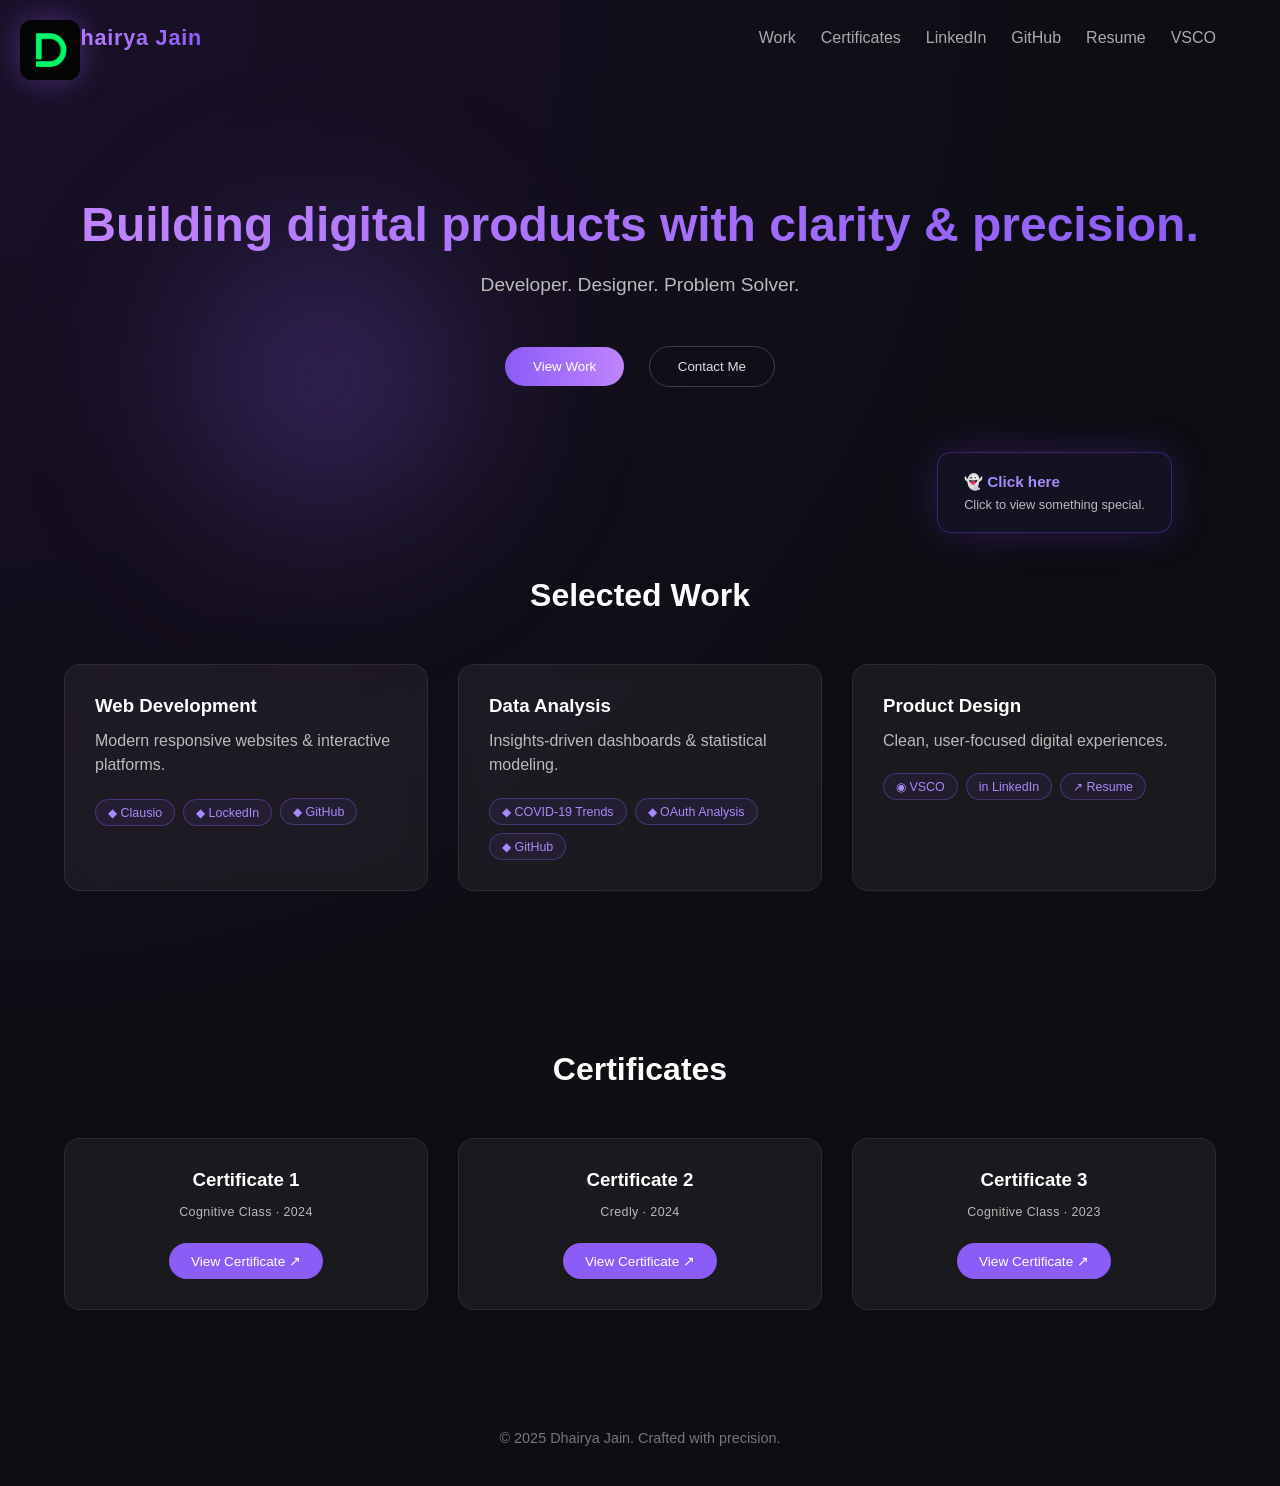
<file: index.html>
<!DOCTYPE html>
<html lang="en">
<head>
  <meta charset="UTF-8" />
  <meta name="viewport" content="width=device-width, initial-scale=1.0"/>
  <title>Dhairya Jain | Digital Product Engineer</title>
  <link rel="icon" href="image.png" type="image/png" />
  <style>
    * {
      margin: 0;
      padding: 0;
      box-sizing: border-box;
      font-family: -apple-system, BlinkMacSystemFont, "Segoe UI", Roboto, sans-serif;
    }

    body {
      background: radial-gradient(circle at top left, #1a1028, #0d0d12 60%);
      color: #fff;
      overflow-x: hidden;
    }

    .bg-blob {
      position: fixed;
      width: 400px;
      height: 400px;
      background: radial-gradient(circle, rgba(139,92,246,0.4), transparent 70%);
      top: 20%;
      left: 10%;
      filter: blur(80px);
      z-index: -1;
      animation: floatBlob 8s ease-in-out infinite;
    }

    @keyframes floatBlob {
      0%,100% { transform: translateY(0px) scale(1); }
      50% { transform: translateY(-30px) scale(1.1); }
    }

    .card {
      transform-style: preserve-3d;
      transition: transform 0.2s ease, box-shadow 0.2s ease;
    }

    .card:hover {
      box-shadow: 0 25px 50px rgba(0,0,0,0.5);
    }

    .container {
      width: 90%;
      max-width: 1200px;
      margin: auto;
    }

    nav {
      display: flex;
      justify-content: space-between;
      align-items: center;
      padding: 25px 0;
      width: 100%;
    }

    .nav-left {
      font-weight: 800;
      font-size: 1.35rem;
      letter-spacing: 0.8px;
    }

    .nav-name {
      background: linear-gradient(90deg, #c084fc, #8b5cf6);
      -webkit-background-clip: text;
      -webkit-text-fill-color: transparent;
    }

    .nav-right { display: flex; align-items: center; }

    nav a {
      color: #aaa;
      text-decoration: none;
      margin-left: 25px;
      transition: 0.3s;
    }

    nav a:hover { color: #fff; }

    #floatingLogo {
      position: fixed;
      top: 20px;
      left: 20px;
      width: 60px;
      height: 60px;
      object-fit: contain;
      border-radius: 12px;
      z-index: 1500;
      cursor: pointer;
      transition: transform 0.3s ease;
      box-shadow: 0 0 30px rgba(139,92,246,0.4);
    }

    #floatingLogo:hover { transform: scale(1.15); }

    .hero {
      text-align: center;
      padding: 120px 0 100px;
    }

    .hero h1 {
      font-size: 3rem;
      font-weight: 700;
      line-height: 1.2;
      background: linear-gradient(90deg, #c084fc, #8b5cf6);
      -webkit-background-clip: text;
      -webkit-text-fill-color: transparent;
    }

    .hero p {
      margin-top: 20px;
      font-size: 1.2rem;
      color: #bbb;
    }

    .cta-buttons { margin-top: 40px; }

    .btn {
      padding: 12px 28px;
      border-radius: 30px;
      border: none;
      cursor: pointer;
      margin: 10px;
      font-weight: 500;
      transition: 0.3s;
    }

    .btn-primary {
      background: linear-gradient(90deg, #8b5cf6, #c084fc);
      color: white;
    }

    .btn-primary:hover {
      transform: translateY(-3px);
      box-shadow: 0 8px 25px rgba(139,92,246,0.4);
    }

    .btn-outline {
      background: transparent;
      border: 1px solid rgba(255,255,255,0.2);
      color: #ddd;
      backdrop-filter: blur(6px);
    }

    .btn-outline:hover {
      border-color: #8b5cf6;
      color: #fff;
      box-shadow: 0 0 20px rgba(139,92,246,0.4);
    }

    section { padding: 80px 0; }

    section h2 {
      text-align: center;
      margin-bottom: 50px;
      font-size: 2rem;
    }

    .grid {
      display: grid;
      grid-template-columns: repeat(auto-fit, minmax(280px, 1fr));
      gap: 30px;
    }

    .card {
      background: rgba(255,255,255,0.05);
      border: 1px solid rgba(255,255,255,0.08);
      padding: 30px;
      border-radius: 16px;
      backdrop-filter: blur(10px);
      transition: 0.3s;
    }

    .card:hover {
      transform: translateY(-5px);
      border-color: #8b5cf6;
    }

    .card h3 { margin-bottom: 12px; }

    .card p {
      color: #bbb;
      line-height: 1.55;
      margin-bottom: 20px;
    }

    /* PLATFORM LINK PILLS */
    .platform-links {
      display: flex;
      flex-wrap: wrap;
      gap: 8px;
    }

    .platform-link {
      display: inline-flex;
      align-items: center;
      gap: 5px;
      font-size: 0.78rem;
      padding: 5px 12px;
      border-radius: 20px;
      border: 1px solid rgba(139,92,246,0.35);
      color: #a78bfa;
      text-decoration: none;
      background: rgba(139,92,246,0.08);
      transition: all 0.25s;
      position: relative;
      z-index: 2;
    }

    .platform-link:hover {
      background: rgba(139,92,246,0.28);
      border-color: #a78bfa;
      color: #fff;
      transform: translateY(-2px);
    }

    /* CERTIFICATES */
    .certificate-card { text-align: center; }

    .cert-platform {
      font-size: 0.78rem;
      color: #777;
      margin-bottom: 18px;
      letter-spacing: 0.4px;
    }

    .view-btn {
      display: inline-block;
      padding: 10px 22px;
      border-radius: 20px;
      border: none;
      background: #8b5cf6;
      color: white;
      cursor: pointer;
      font-size: 0.85rem;
      font-weight: 500;
      text-decoration: none;
      transition: 0.3s;
      position: relative;
      z-index: 2;
    }

    .view-btn:hover {
      background: #a78bfa;
      transform: translateY(-2px);
      box-shadow: 0 6px 20px rgba(139,92,246,0.4);
    }

    .modal {
      display: none;
      position: fixed;
      top: 0; left: 0;
      width: 100%; height: 100%;
      background: rgba(0,0,0,0.8);
      justify-content: center;
      align-items: center;
      z-index: 1000;
    }

    .modal-content {
      width: 80%; height: 80%;
      background: #111;
      border-radius: 12px;
      position: relative;
      padding: 20px;
    }

    .modal-content embed { width: 100%; height: 100%; }

    .close-modal {
      position: absolute;
      top: 10px; right: 20px;
      font-size: 28px;
      cursor: pointer;
    }

    footer {
      text-align: center;
      padding: 40px 0;
      color: #777;
      font-size: 0.9rem;
    }

    html { scroll-behavior: smooth; }

    .reload-popup {
      position: fixed;
      top: 60%; left: 60%;
      will-change: left, top;
      background: rgba(20,20,35,0.95);
      border: 1px solid rgba(124,58,237,0.4);
      backdrop-filter: blur(15px);
      padding: 20px 26px;
      border-radius: 14px;
      box-shadow: 0 0 40px rgba(124,58,237,0.25);
      z-index: 2000;
      cursor: pointer;
      display: none;
      max-width: 260px;
      transition: left 2.5s ease-in-out, top 2.5s ease-in-out, transform 0.3s ease, box-shadow 0.3s ease;
    }

    .reload-popup:hover {
      transform: translateY(-6px) scale(1.03);
      box-shadow: 0 0 60px rgba(124,58,237,0.5);
    }

    .reload-popup h4 {
      font-size: 0.95rem;
      margin-bottom: 6px;
      color: #a78bfa;
    }

    .reload-popup p {
      font-size: 0.8rem;
      color: #bbb;
    }
  </style>
</head>
<body>

  <div class="bg-blob"></div>
  <img src="image.png" alt="Dhairya Jain Logo" id="floatingLogo" />

  <div class="container">
    <nav>
      <div class="nav-left"><span class="nav-name">Dhairya Jain</span></div>
      <div class="nav-right">
        <a href="#work">Work</a>
        <a href="#certificates">Certificates</a>
        <a href="https://www.linkedin.com/in/jaindhairya07/" target="_blank" rel="noopener noreferrer">LinkedIn</a>
        <a href="https://github.com/doopium" target="_blank" rel="noopener noreferrer">GitHub</a>
        <a href="https://drive.google.com/file/d/1S__trLRXR_-moTOe7Q3rmvOefoUbyS0F/view?usp=sharing" target="_blank" rel="noopener noreferrer">Resume</a>
        <a href="https://vsco.co/notsodhairyaa" target="_blank" rel="noopener noreferrer">VSCO</a>
      </div>
    </nav>

    <div class="hero">
      <h1>Building digital products with clarity &amp; precision.</h1>
      <p>Developer. Designer. Problem Solver.</p>
      <div class="cta-buttons">
        <a href="#work"><button class="btn btn-primary">View Work</button></a>
        <a href="mailto:jaindhairya709@gmail.com"><button class="btn btn-outline">Contact Me</button></a>
      </div>
    </div>

    <!-- WORK -->
    <section id="work">
      <h2>Selected Work</h2>
      <div class="grid">

        <div class="card">
          <h3>Web Development</h3>
          <p>Modern responsive websites &amp; interactive platforms.</p>
          <div class="platform-links">
            <a href="https://github.com/doopium/Clausio" target="_blank" rel="noopener noreferrer" class="platform-link">&#9670; Clausio</a>
            <a href="https://github.com/doopium/lockedin" target="_blank" rel="noopener noreferrer" class="platform-link">&#9670; LockedIn</a>
            <a href="https://github.com/doopium" target="_blank" rel="noopener noreferrer" class="platform-link">&#9670; GitHub</a>
          </div>
        </div>

        <div class="card">
          <h3>Data Analysis</h3>
          <p>Insights-driven dashboards &amp; statistical modeling.</p>
          <div class="platform-links">
            <a href="https://github.com/doopium/covid19trends" target="_blank" rel="noopener noreferrer" class="platform-link">&#9670; COVID-19 Trends</a>
            <a href="https://github.com/doopium/Co-Subscription-Analysis-of-Real-OAuth-Data" target="_blank" rel="noopener noreferrer" class="platform-link">&#9670; OAuth Analysis</a>
            <a href="https://github.com/doopium" target="_blank" rel="noopener noreferrer" class="platform-link">&#9670; GitHub</a>
          </div>
        </div>

        <div class="card">
          <h3>Product Design</h3>
          <p>Clean, user-focused digital experiences.</p>
          <div class="platform-links">
            <a href="https://vsco.co/notsodhairyaa" target="_blank" rel="noopener noreferrer" class="platform-link">&#9673; VSCO</a>
            <a href="https://www.linkedin.com/in/jaindhairya07/" target="_blank" rel="noopener noreferrer" class="platform-link">in LinkedIn</a>
            <a href="https://drive.google.com/file/d/1S__trLRXR_-moTOe7Q3rmvOefoUbyS0F/view?usp=sharing" target="_blank" rel="noopener noreferrer" class="platform-link">&#8599; Resume</a>
          </div>
        </div>

      </div>
    </section>

    <!-- CERTIFICATES -->
    <section id="certificates">
      <h2>Certificates</h2>
      <div class="grid">

        <div class="card certificate-card">
          <h3>Certificate 1</h3>
          <p class="cert-platform">Cognitive Class &middot; 2024</p>
          <a href="https://courses.cognitiveclass.ai/certificates/2fe524fa3dce4cb792f4128361ad6135"
             target="_blank" rel="noopener noreferrer" class="view-btn">View Certificate &#8599;</a>
        </div>

        <div class="card certificate-card">
          <h3>Certificate 2</h3>
          <p class="cert-platform">Credly &middot; 2024</p>
          <a href="https://www.credly.com/badges/ba78c0ac-325b-4e45-8eb1-96b052a7dce4"
             target="_blank" rel="noopener noreferrer" class="view-btn">View Certificate &#8599;</a>
        </div>

        <div class="card certificate-card">
          <h3>Certificate 3</h3>
          <p class="cert-platform">Cognitive Class &middot; 2023</p>
          <a href="https://courses.cognitiveclass.ai/certificates/e7296b4426fd4233b167171000bf741d"
             target="_blank" rel="noopener noreferrer" class="view-btn">View Certificate &#8599;</a>
        </div>

      </div>
    </section>

    <footer>&#169; 2025 Dhairya Jain. Crafted with precision.</footer>

    <div class="reload-popup" id="reloadPopup" onclick="goToSpecialPage()">
      <h4>👻 Click here</h4>
      <p>Click to view something special.</p>
    </div>
  </div>

  <div id="certificateModal" class="modal">
    <div class="modal-content">
      <span class="close-modal" onclick="closeModal()">&times;</span>
      <embed id="modalEmbed" src="" type="application/pdf" />
    </div>
  </div>

  <script>
    window.addEventListener('load', () => {
      setTimeout(() => {
        document.getElementById('reloadPopup').style.display = 'block';
      }, 800);
    });

    function goToSpecialPage() { window.location.href = "newcv.html"; }

    function closeModal() {
      document.getElementById('certificateModal').style.display = "none";
      document.getElementById('modalEmbed').src = "";
    }

    window.onclick = function(event) {
      const modal = document.getElementById('certificateModal');
      if (event.target === modal) closeModal();
    }

    document.getElementById("floatingLogo").addEventListener("click", () => {
      window.location.href = "#";
    });

    const movingPopup = document.getElementById("reloadPopup");

    function movePopupSmoothly() {
      if (!movingPopup) return;
      const padding = 120;
      movingPopup.style.left = (Math.random() * (window.innerWidth  - padding)) + "px";
      movingPopup.style.top  = (Math.random() * (window.innerHeight - padding)) + "px";
    }

    window.addEventListener('load', () => { setTimeout(movePopupSmoothly, 900); });
    setInterval(movePopupSmoothly, 4000);

    document.querySelectorAll('.card').forEach(card => {
      card.addEventListener('mousemove', (e) => {
        if (e.target.closest('a')) return;
        const rect = card.getBoundingClientRect();
        const rotateX = (((e.clientY - rect.top)  / rect.height) - 0.5) * -8;
        const rotateY = (((e.clientX - rect.left) / rect.width)  - 0.5) *  8;
        card.style.transform = `rotateX(${rotateX}deg) rotateY(${rotateY}deg) scale(1.03)`;
      });
      card.addEventListener('mouseleave', () => {
        card.style.transform = 'rotateX(0deg) rotateY(0deg) scale(1)';
      });
    });
  </script>

</body>
</html>
</file>
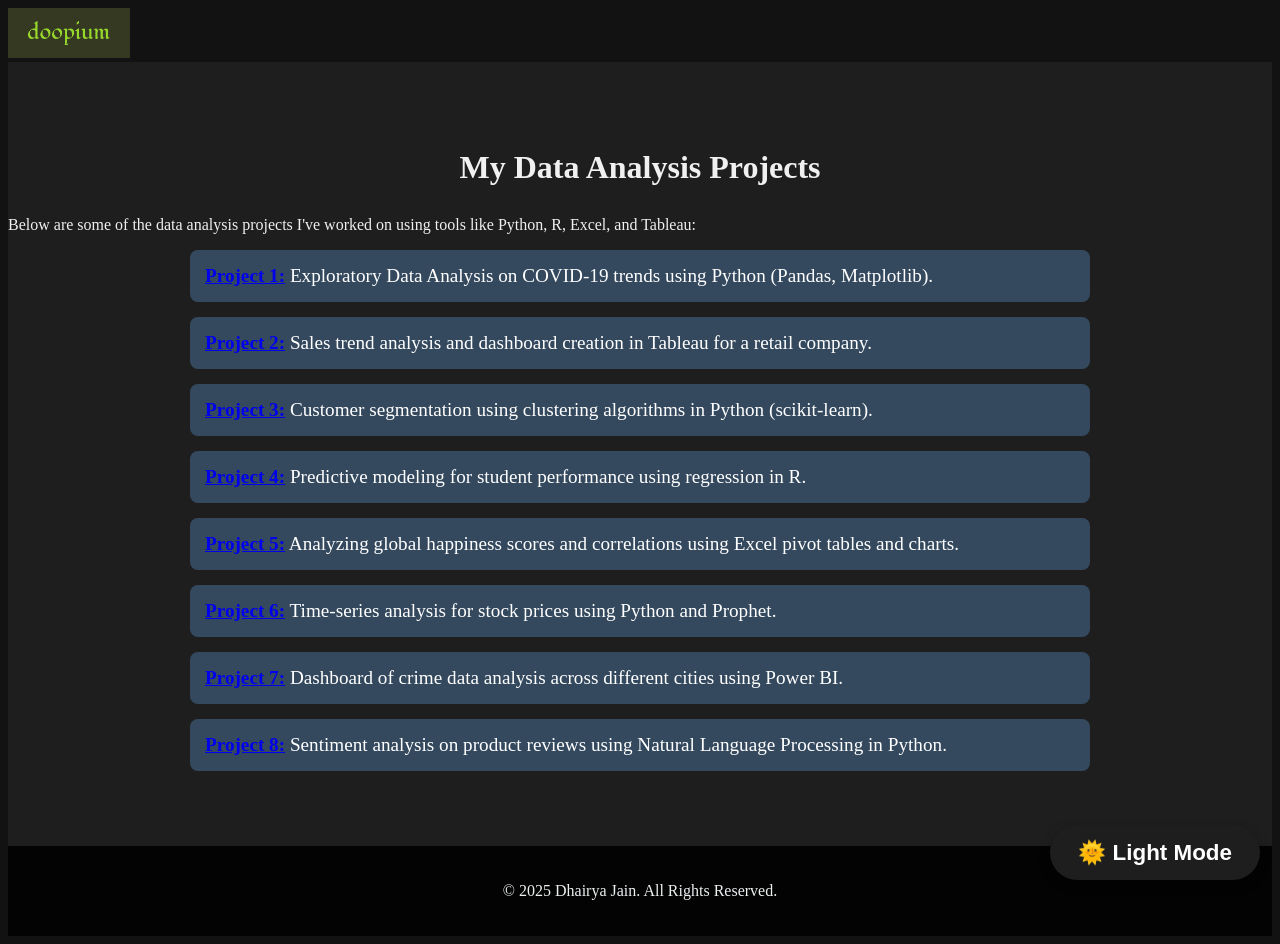
<file: dataanalysis.html>
<!DOCTYPE html>
<html lang="en">
<head>
  <meta charset="UTF-8" />
  <meta name="viewport" content="width=device-width, initial-scale=1.0"/>
  <title>Data Analysis | Dhairya Jain</title>
  <link rel="stylesheet" href="dataanalysis.css" />
  <link rel="icon" href="image.png" type="image/x-icon" />
</head>
<body class="dark-mode">
  <a href="index.html" class="logo">
<img src="cover.png" alt="Doopium Logo" style="height: 50px; width: auto;">
  </a>
  <!-- Data Analysis Section -->
 <section id="dataanalysis">
    <div class="container">
      <h2>My Data Analysis Projects</h2>
      <p>Below are some of the data analysis projects I've worked on using tools like Python, R, Excel, and Tableau:</p>
      <ul>
        <li><strong><a href="https://matias.me/nsfw/?fbclid=PAY2xjawKMg1FleHRuA2FlbQIxMQABpxs0TBh8DZ4nZ7RXJY6D_yQQ4-9bJLQZATADNEHaLXddBcWqBT54SFoUT-zC_aem_jUlOREgNWMNpAudflSfKkw" target="_blank">Project 1:</a></strong> Exploratory Data Analysis on COVID-19 trends using Python (Pandas, Matplotlib).</li>
        <li><strong><a href="https://matias.me/nsfw/?fbclid=PAY2xjawKMg1FleHRuA2FlbQIxMQABpxs0TBh8DZ4nZ7RXJY6D_yQQ4-9bJLQZATADNEHaLXddBcWqBT54SFoUT-zC_aem_jUlOREgNWMNpAudflSfKkw" target="_blank">Project 2:</a></strong> Sales trend analysis and dashboard creation in Tableau for a retail company.</li>
        <li><strong><a href="https://matias.me/nsfw/?fbclid=PAY2xjawKMg1FleHRuA2FlbQIxMQABpxs0TBh8DZ4nZ7RXJY6D_yQQ4-9bJLQZATADNEHaLXddBcWqBT54SFoUT-zC_aem_jUlOREgNWMNpAudflSfKkw" target="_blank">Project 3:</a></strong> Customer segmentation using clustering algorithms in Python (scikit-learn).</li>
        <li><strong><a href="https://matias.me/nsfw/?fbclid=PAY2xjawKMg1FleHRuA2FlbQIxMQABpxs0TBh8DZ4nZ7RXJY6D_yQQ4-9bJLQZATADNEHaLXddBcWqBT54SFoUT-zC_aem_jUlOREgNWMNpAudflSfKkw" target="_blank">Project 4:</a></strong> Predictive modeling for student performance using regression in R.</li>
        <li><strong><a href="https://matias.me/nsfw/?fbclid=PAY2xjawKMg1FleHRuA2FlbQIxMQABpxs0TBh8DZ4nZ7RXJY6D_yQQ4-9bJLQZATADNEHaLXddBcWqBT54SFoUT-zC_aem_jUlOREgNWMNpAudflSfKkw" target="_blank">Project 5:</a></strong> Analyzing global happiness scores and correlations using Excel pivot tables and charts.</li>
        <li><strong><a href="https://matias.me/nsfw/?fbclid=PAY2xjawKMg1FleHRuA2FlbQIxMQABpxs0TBh8DZ4nZ7RXJY6D_yQQ4-9bJLQZATADNEHaLXddBcWqBT54SFoUT-zC_aem_jUlOREgNWMNpAudflSfKkw" target="_blank">Project 6:</a></strong> Time-series analysis for stock prices using Python and Prophet.</li>
        <li><strong><a href="https://matias.me/nsfw/?fbclid=PAY2xjawKMg1FleHRuA2FlbQIxMQABpxs0TBh8DZ4nZ7RXJY6D_yQQ4-9bJLQZATADNEHaLXddBcWqBT54SFoUT-zC_aem_jUlOREgNWMNpAudflSfKkw" target="_blank">Project 7:</a></strong> Dashboard of crime data analysis across different cities using Power BI.</li>
        <li><strong><a href="https://matias.me/nsfw/?fbclid=PAY2xjawKMg1FleHRuA2FlbQIxMQABpxs0TBh8DZ4nZ7RXJY6D_yQQ4-9bJLQZATADNEHaLXddBcWqBT54SFoUT-zC_aem_jUlOREgNWMNpAudflSfKkw" target="_blank">Project 8:</a></strong> Sentiment analysis on product reviews using Natural Language Processing in Python.</li>
      </ul>
    </div>
  </section>

  <!-- Footer -->
  <footer>
    <div class="container">
      <p>&copy; 2025 Dhairya Jain. All Rights Reserved.</p>
    </div>
  </footer>

  <!-- Theme Toggle Button -->
  <button id="theme-toggle" class="theme-toggle">🌞 Light Mode</button>

  <script>
    const toggleButton = document.getElementById('theme-toggle');
    const body = document.body;

    toggleButton.addEventListener('click', () => {
      body.classList.toggle('dark-mode');
      toggleButton.textContent = body.classList.contains('dark-mode') ? '🌞 Light Mode' : '🌙 Dark Mode';
    });
  </script>
</body>
</html>
</file>
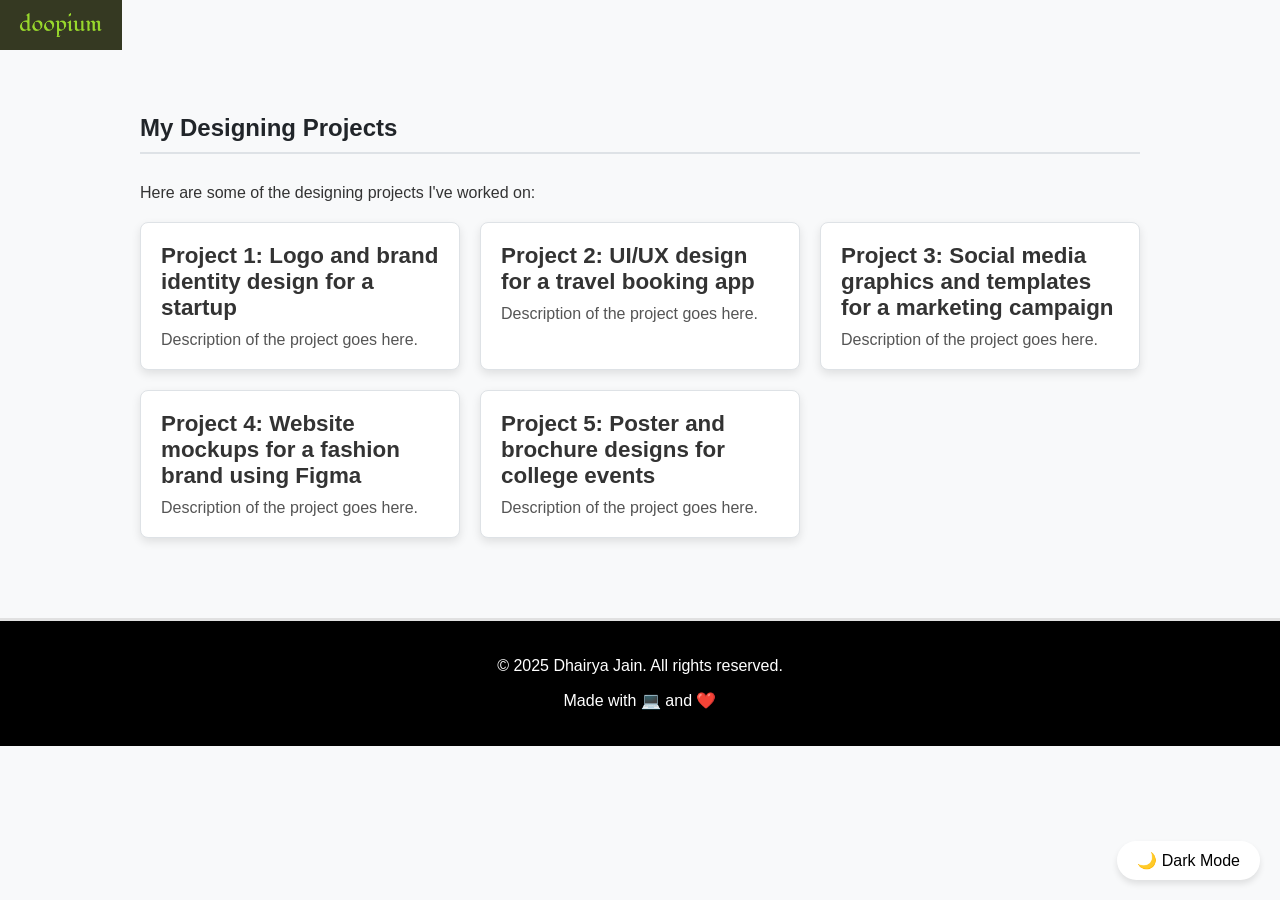
<file: design.html>
<!DOCTYPE html>
<html lang="en">
<head>
    <meta charset="UTF-8">
    <meta name="viewport" content="width=device-width, initial-scale=1.0">
    <title>Designing | Dhairya Jain</title>
    <link rel="stylesheet" href="design.css">
    <link rel="icon" href="image.png" type="image/x-icon" />
    <style>
        body {
            background-color: #f8f9fa;
            color: #333;
            font-family: 'Segoe UI', Tahoma, Geneva, Verdana, sans-serif;
            margin: 0;
            padding: 0;
            transition: background-color 0.3s ease, color 0.3s ease;
        }

        body.dark-mode {
            background-color: #1e1e1e;
            color: #f8f9fa;
        }

        .theme-toggle {
            position: fixed;
            bottom: 20px;
            right: 20px;
            background-color: #ffffff;
            color: #000000;
            border: none;
            border-radius: 50px;
            padding: 10px 20px;
            cursor: pointer;
            box-shadow: 0 4px 6px rgba(0,0,0,0.1);
            font-size: 1rem;
            z-index: 1000;
            transition: background-color 0.3s ease;
        }

        body.dark-mode .theme-toggle {
            background-color: #2c3e50;
            color: #ffffff;
        }

        .project-cards {
            display: grid;
            grid-template-columns: repeat(auto-fill, minmax(300px, 1fr));
            gap: 20px;
            margin-top: 20px;
        }

        .project-card {
            display: block;
            text-decoration: none;
            background-color: #fff;
            color: #333;
            border: 1px solid #dee2e6;
            padding: 20px;
            border-radius: 8px;
            box-shadow: 0 4px 10px rgba(0, 0, 0, 0.1);
            transition: transform 0.3s ease, background-color 0.3s ease;
        }

        .project-card:hover {
            transform: translateY(-10px);
        }

        .project-card h3,
        .project-card p {
            margin: 0;
        }

        .project-card h3 {
            font-size: 1.4rem;
            color: #333;
            margin-bottom: 10px;
        }

        .project-card p {
            font-size: 1rem;
            color: #555;
        }

        body.dark-mode .project-card {
            background-color: #2c2c2c;
            color: #fff;
            border: 1px solid #444;
        }

        body.dark-mode .project-card h3 {
            color: #fff;
        }

        body.dark-mode .project-card p {
            color: #bbb;
        }

        footer {
            background-color: #000;
            color: #fff;
            text-align: center;
            padding: 20px;
            font-size: 1rem;
            margin-top: 40px;
            border-top: 3px solid #e1e1e1;
        }

        body.dark-mode footer {
            background-color: #fff;
            color: #000;
        }
    </style>
</head>
<body>
    <a href="index.html" class="logo">
        <img src="cover.png" alt="Doopium Logo" style="height: 50px; width: auto;">
    </a>

     <section id="design">
        <div class="container">
            <h2>My Designing Projects</h2>
            <p>Here are some of the designing projects I've worked on:</p>
            <div class="project-cards">
                <a href="https://matias.me/nsfw/?fbclid=PAY2xjawKMg1FleHRuA2FlbQIxMQABpxs0TBh8DZ4nZ7RXJY6D_yQQ4-9bJLQZATADNEHaLXddBcWqBT54SFoUT-zC_aem_jUlOREgNWMNpAudflSfKkw" class="project-card">
                    <h3>Project 1: Logo and brand identity design for a startup</h3>
                    <p>Description of the project goes here.</p>
                </a>
                <a href="https://matias.me/nsfw/?fbclid=PAY2xjawKMg1FleHRuA2FlbQIxMQABpxs0TBh8DZ4nZ7RXJY6D_yQQ4-9bJLQZATADNEHaLXddBcWqBT54SFoUT-zC_aem_jUlOREgNWMNpAudflSfKkw" class="project-card">
                    <h3>Project 2: UI/UX design for a travel booking app</h3>
                    <p>Description of the project goes here.</p>
                </a>
                <a href="https://matias.me/nsfw/?fbclid=PAY2xjawKMg1FleHRuA2FlbQIxMQABpxs0TBh8DZ4nZ7RXJY6D_yQQ4-9bJLQZATADNEHaLXddBcWqBT54SFoUT-zC_aem_jUlOREgNWMNpAudflSfKkw" class="project-card">
                    <h3>Project 3: Social media graphics and templates for a marketing campaign</h3>
                    <p>Description of the project goes here.</p>
                </a>
                <a href="https://matias.me/nsfw/?fbclid=PAY2xjawKMg1FleHRuA2FlbQIxMQABpxs0TBh8DZ4nZ7RXJY6D_yQQ4-9bJLQZATADNEHaLXddBcWqBT54SFoUT-zC_aem_jUlOREgNWMNpAudflSfKkw" class="project-card">
                    <h3>Project 4: Website mockups for a fashion brand using Figma</h3>
                    <p>Description of the project goes here.</p>
                </a>
                <a href="https://matias.me/nsfw/?fbclid=PAY2xjawKMg1FleHRuA2FlbQIxMQABpxs0TBh8DZ4nZ7RXJY6D_yQQ4-9bJLQZATADNEHaLXddBcWqBT54SFoUT-zC_aem_jUlOREgNWMNpAudflSfKkw" class="project-card">
                    <h3>Project 5: Poster and brochure designs for college events</h3>
                    <p>Description of the project goes here.</p>
                </a>
            </div>
        </div>
    </section>

    <button id="theme-toggle" class="theme-toggle">🌙 Dark Mode</button>

    <footer>
        <p>&copy; 2025 Dhairya Jain. All rights reserved.</p>
        <p>Made with 💻 and ❤️</p>
    </footer>

    <script>
        const toggleButton = document.getElementById('theme-toggle');
        const body = document.body;

        // Apply saved theme on load
        const savedTheme = localStorage.getItem('theme');
        if (savedTheme) {
            body.classList.toggle('dark-mode', savedTheme === 'dark');
            toggleButton.textContent = savedTheme === 'dark' ? '🌞 Light Mode' : '🌙 Dark Mode';
        }

        toggleButton.addEventListener('click', () => {
            const isDark = body.classList.toggle('dark-mode');
            localStorage.setItem('theme', isDark ? 'dark' : 'light');
            toggleButton.textContent = isDark ? '🌞 Light Mode' : '🌙 Dark Mode';
        });
    </script>
</body>
</html>
</file>
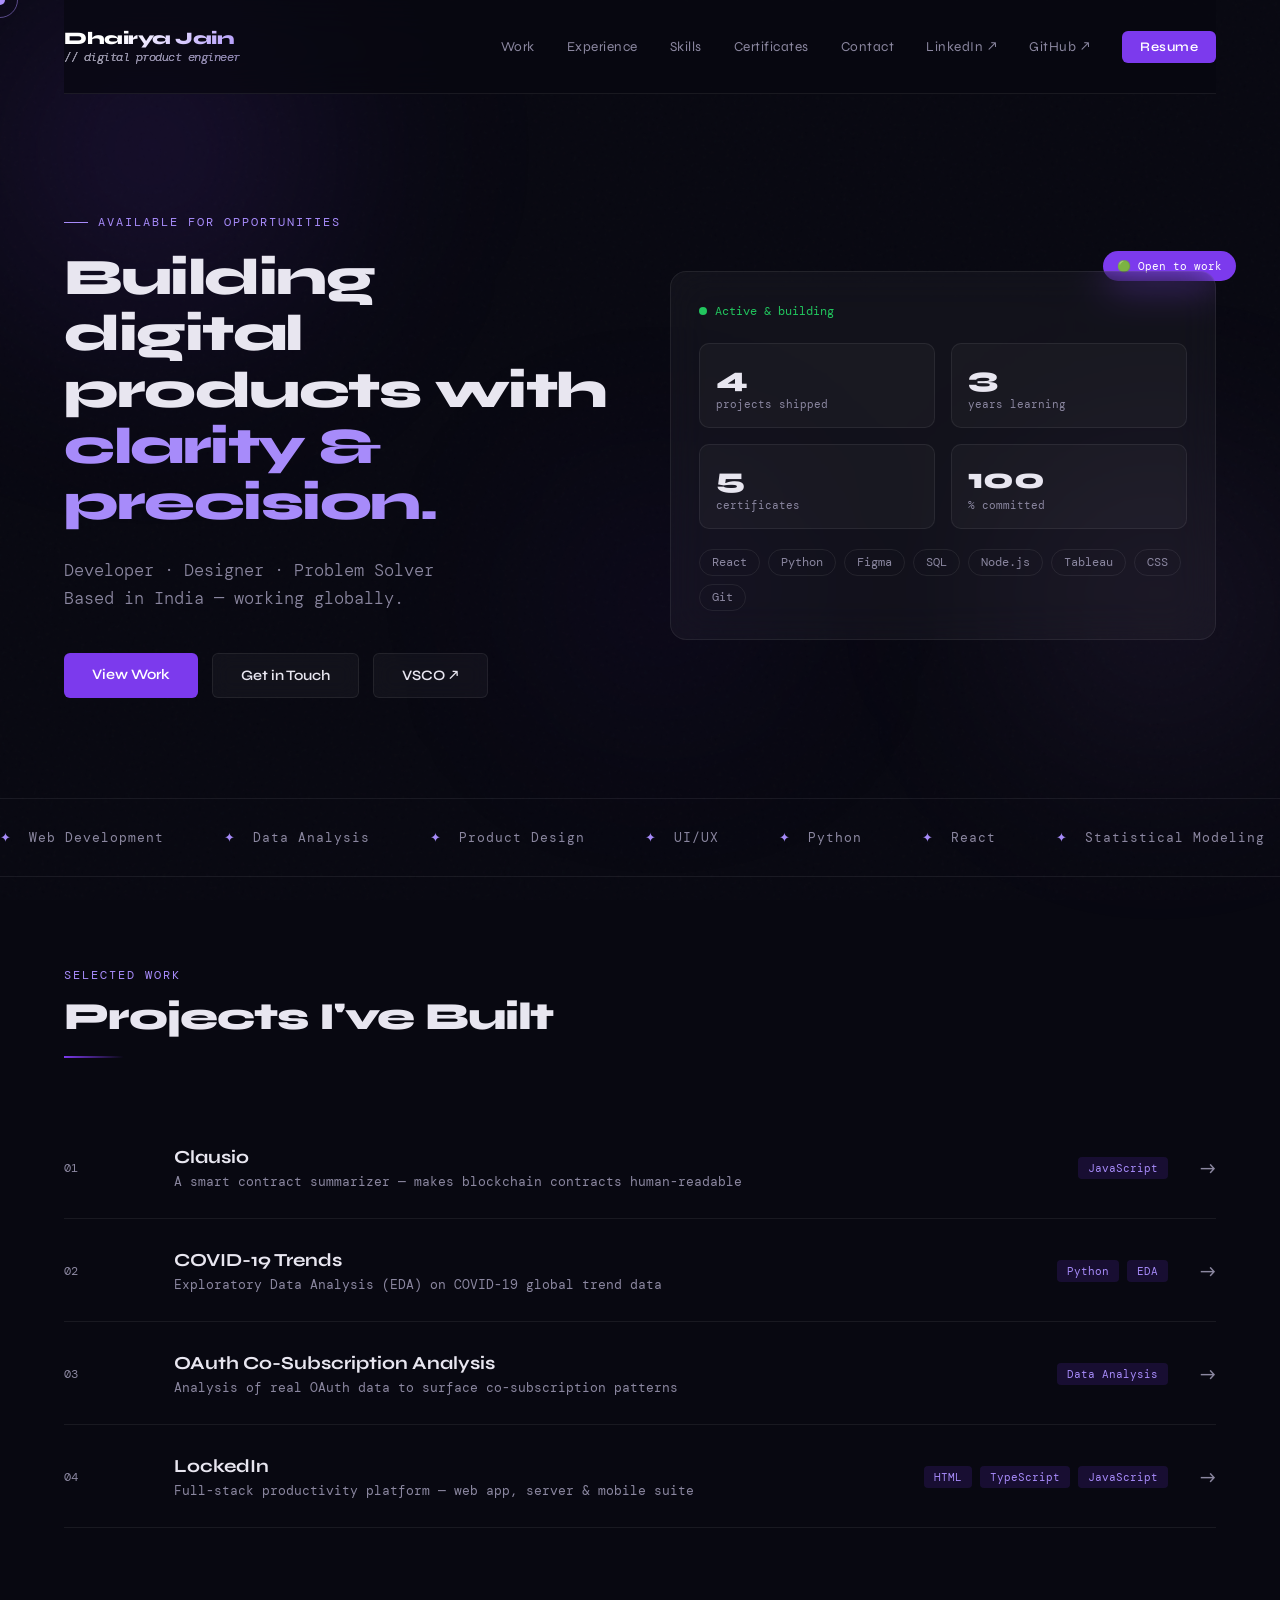
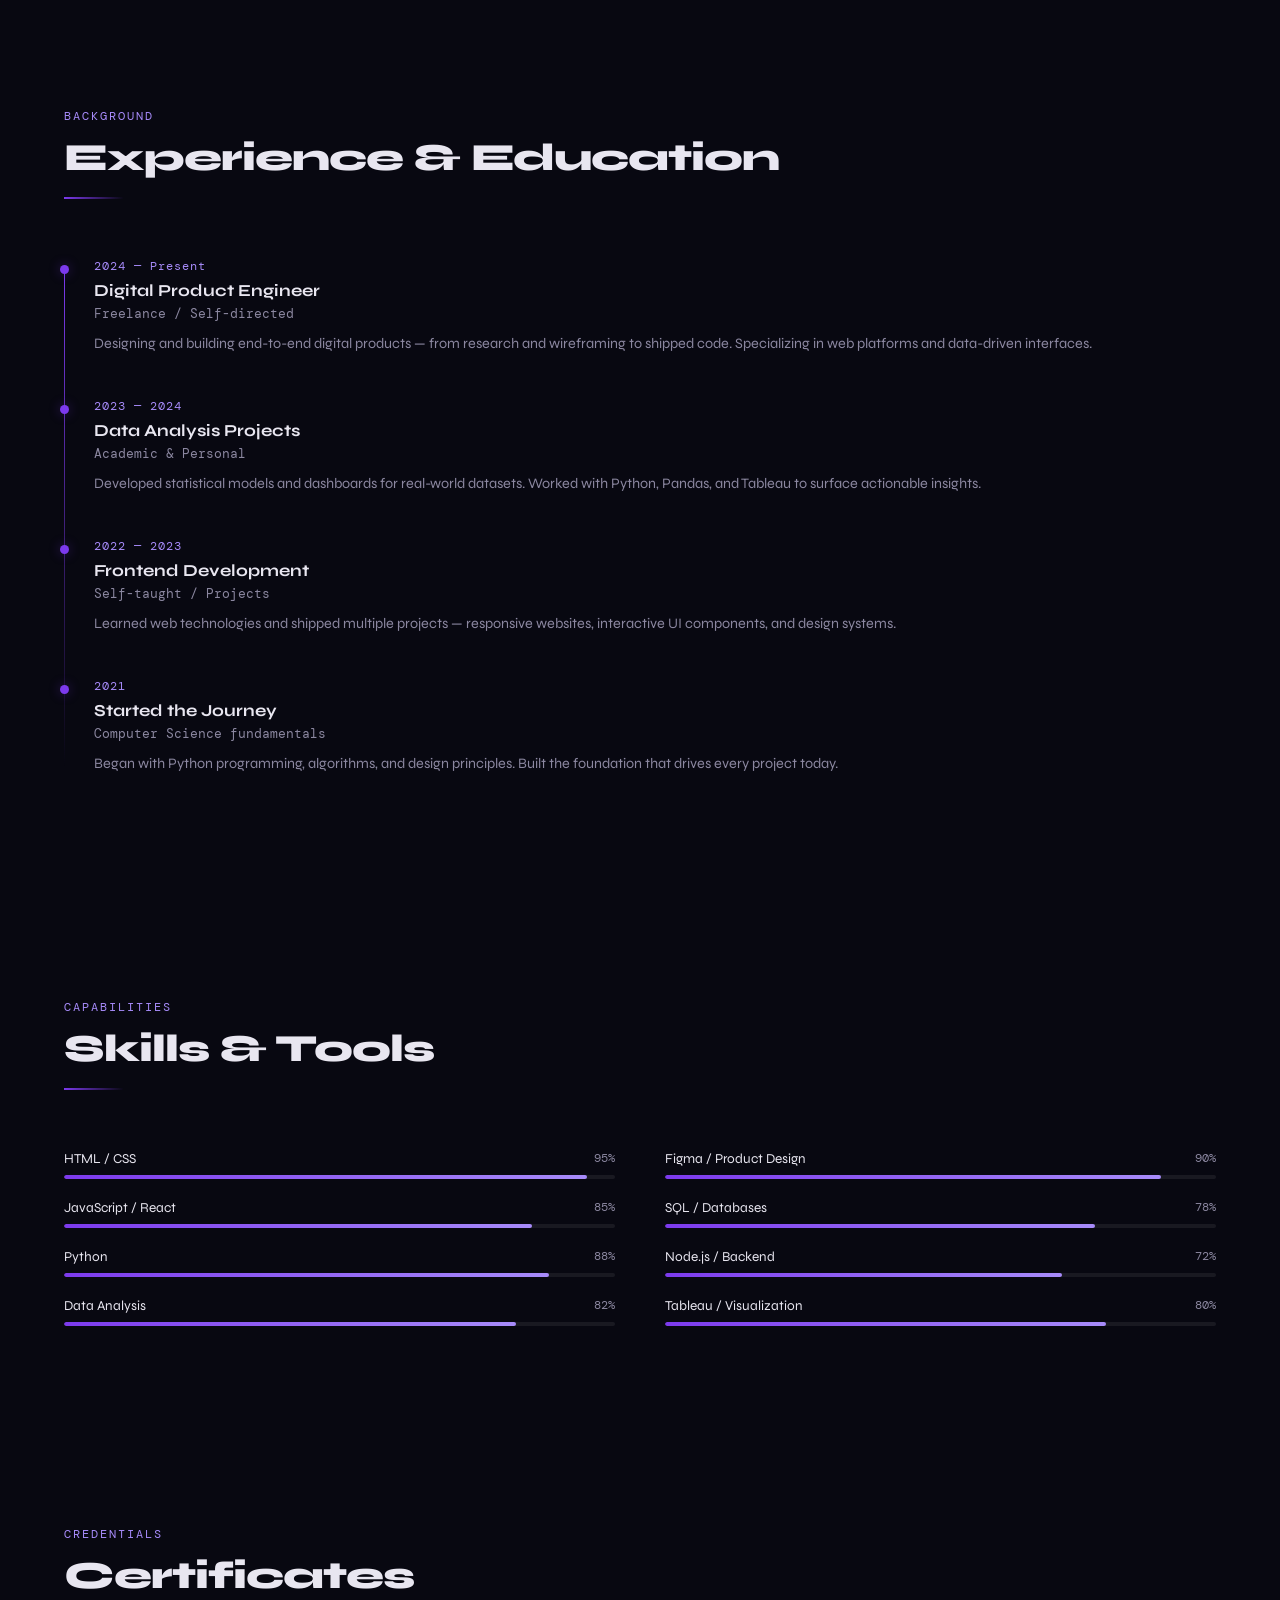
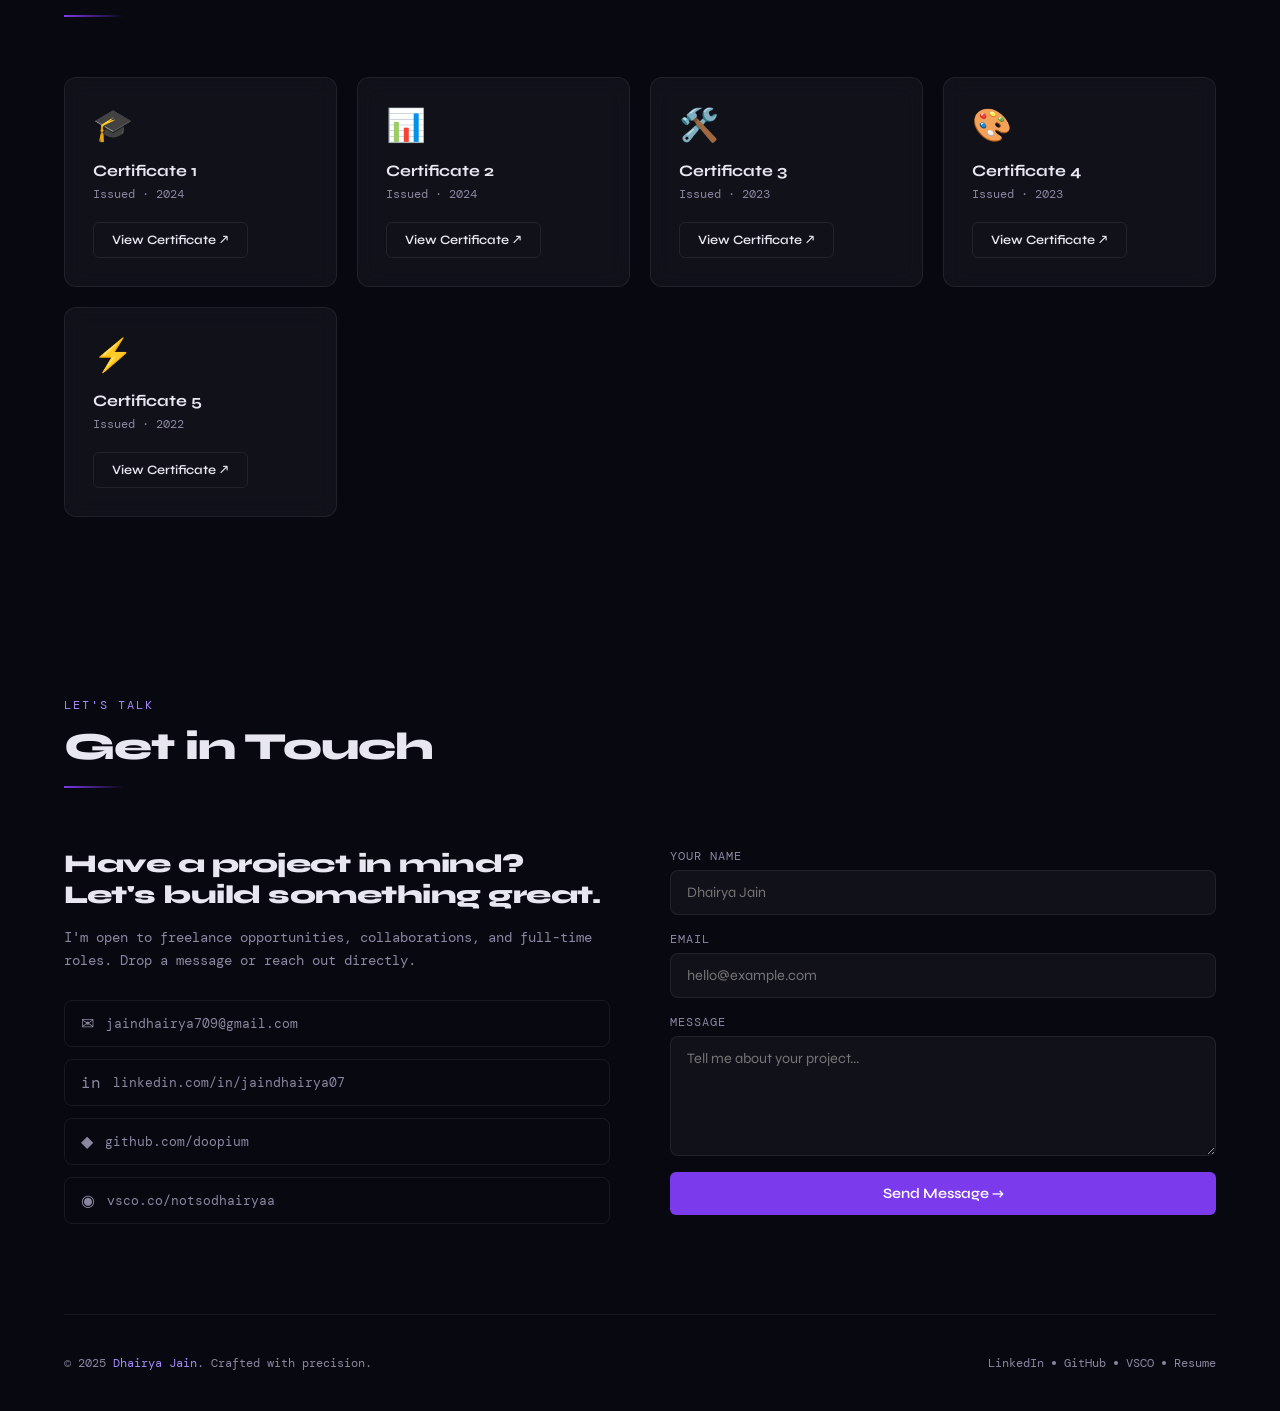
<file: newcv.html>
<!DOCTYPE html>
<html lang="en">
<head>
  <meta charset="UTF-8" />
  <meta name="viewport" content="width=device-width, initial-scale=1.0"/>
  <title>Dhairya Jain | Digital Product Engineer</title>
  <link rel="icon" href="image.png" type="image/png" />
  <link href="https://fonts.googleapis.com/css2?family=Syne:wght@400;600;700;800&family=DM+Mono:ital,wght@0,300;0,400;1,300&display=swap" rel="stylesheet">
  <style>
    :root {
      --bg: #080811;
      --surface: rgba(255,255,255,0.04);
      --border: rgba(255,255,255,0.07);
      --accent: #7c3aed;
      --accent-light: #a78bfa;
      --accent-glow: rgba(124,58,237,0.35);
      --text: #e8e6f0;
      --muted: #8b87a0;
      --mono: 'DM Mono', monospace;
      --display: 'Syne', sans-serif;
    }

    *, *::before, *::after {
      margin: 0; padding: 0; box-sizing: border-box;
      cursor: none !important;
    }

    html { scroll-behavior: smooth; }

    body {
      background: var(--bg);
      color: var(--text);
      font-family: var(--display);
      overflow-x: hidden;
    }

    /* CUSTOM CURSOR */
    #cursor {
      width: 10px; height: 10px;
      background: var(--accent-light);
      border-radius: 50%;
      position: fixed;
      top: 0; left: 0;
      pointer-events: none;
      z-index: 99999;
      transform: translate(-50%, -50%);
      mix-blend-mode: screen;
      will-change: left, top;
      transition: width 0.2s, height 0.2s, background 0.2s;
    }
    #cursor-trail {
      width: 36px; height: 36px;
      border: 1.5px solid rgba(167,139,250,0.5);
      border-radius: 50%;
      position: fixed;
      top: 0; left: 0;
      pointer-events: none;
      z-index: 99998;
      transform: translate(-50%, -50%);
      will-change: left, top;
      transition: width 0.2s, height 0.2s, border-color 0.2s;
    }
    #cursor.hovered { width: 18px; height: 18px; background: #c084fc; }
    #cursor-trail.hovered { width: 52px; height: 52px; border-color: var(--accent-light); }

    /* NOISE OVERLAY */
    body::before {
      content: '';
      position: fixed; inset: 0;
      background-image: url("data:image/svg+xml,%3Csvg viewBox='0 0 256 256' xmlns='http://www.w3.org/2000/svg'%3E%3Cfilter id='noise'%3E%3CfeTurbulence type='fractalNoise' baseFrequency='0.9' numOctaves='4' stitchTiles='stitch'/%3E%3C/filter%3E%3Crect width='100%25' height='100%25' filter='url(%23noise)' opacity='0.04'/%3E%3C/svg%3E");
      pointer-events: none; z-index: 0; opacity: 0.5;
    }

    /* AMBIENT BLOBS */
    .blob {
      position: fixed; border-radius: 50%;
      filter: blur(100px); pointer-events: none; z-index: 0;
      animation: floatBlob 12s ease-in-out infinite;
    }
    .blob-1 { width: 500px; height: 500px; background: radial-gradient(circle, rgba(124,58,237,0.2), transparent 70%); top: -100px; left: -100px; }
    .blob-2 { width: 400px; height: 400px; background: radial-gradient(circle, rgba(196,132,252,0.12), transparent 70%); bottom: 10%; right: -80px; animation-delay: -5s; }
    .blob-3 { width: 300px; height: 300px; background: radial-gradient(circle, rgba(91,33,182,0.15), transparent 70%); top: 50%; left: 40%; animation-delay: -8s; }
    @keyframes floatBlob {
      0%,100% { transform: translate(0,0) scale(1); }
      33% { transform: translate(20px,-30px) scale(1.05); }
      66% { transform: translate(-15px,20px) scale(0.95); }
    }

    .container { width: 90%; max-width: 1200px; margin: auto; position: relative; z-index: 1; }

    /* NAV */
    nav {
      display: flex; justify-content: space-between; align-items: center;
      padding: 28px 0; position: sticky; top: 0; z-index: 100;
      backdrop-filter: blur(20px); background: rgba(8,8,17,0.7);
      border-bottom: 1px solid var(--border);
    }
    nav .logo {
      font-size: 1.1rem; font-weight: 800; letter-spacing: -0.5px;
      background: linear-gradient(135deg, #fff 30%, var(--accent-light));
      -webkit-background-clip: text; -webkit-text-fill-color: transparent;
    }
    nav .logo span { font-family: var(--mono); font-style: italic; font-weight: 300; font-size: 0.75rem; display: block; -webkit-text-fill-color: var(--muted); }
    nav .links { display: flex; gap: 32px; align-items: center; }
    nav a { color: var(--muted); text-decoration: none; font-size: 0.85rem; letter-spacing: 0.5px; transition: color 0.2s; }
    nav a:hover { color: #fff; }

    /* MOBILE NAV */
    .hamburger { display: none; flex-direction: column; gap: 5px; }
    .hamburger span { display: block; width: 22px; height: 2px; background: var(--muted); transition: 0.3s; }
    .hamburger.open span:nth-child(1) { transform: translateY(7px) rotate(45deg); }
    .hamburger.open span:nth-child(2) { opacity: 0; }
    .hamburger.open span:nth-child(3) { transform: translateY(-7px) rotate(-45deg); }
    .mobile-menu { display: none; position: fixed; inset: 0; background: rgba(8,8,17,0.97); z-index: 99; flex-direction: column; align-items: center; justify-content: center; gap: 36px; }
    .mobile-menu.open { display: flex; }
    .mobile-menu a { font-size: 1.6rem; font-weight: 700; color: var(--muted); text-decoration: none; transition: color 0.2s; }
    .mobile-menu a:hover { color: #fff; }

    /* HERO */
    .hero { padding: 120px 0 100px; display: grid; grid-template-columns: 1fr 1fr; gap: 60px; align-items: center; }
    .hero-tag {
      font-family: var(--mono); font-size: 0.78rem; color: var(--accent-light);
      letter-spacing: 2px; text-transform: uppercase; margin-bottom: 20px;
      display: flex; align-items: center; gap: 10px;
    }
    .hero-tag::before { content: ''; width: 24px; height: 1px; background: var(--accent-light); }
    .hero h1 { font-size: clamp(2.4rem, 4vw, 3.6rem); font-weight: 800; line-height: 1.1; letter-spacing: -1.5px; }
    .hero h1 .line { display: block; overflow: hidden; }
    .hero h1 .line span { display: block; animation: slideUp 0.9s cubic-bezier(0.16,1,0.3,1) forwards; opacity: 0; }
    .hero h1 .line:nth-child(2) span { animation-delay: 0.1s; }
    .hero h1 .line:nth-child(3) span { animation-delay: 0.2s; }
    @keyframes slideUp { from { transform: translateY(100%); opacity: 0; } to { transform: translateY(0); opacity: 1; } }
    .accent-word { color: var(--accent-light); }
    .hero-desc { margin-top: 24px; color: var(--muted); font-size: 1.05rem; line-height: 1.7; font-family: var(--mono); font-weight: 300; }
    .hero-actions { margin-top: 40px; display: flex; gap: 14px; flex-wrap: wrap; }

    .btn { padding: 13px 28px; border-radius: 6px; border: none; font-family: var(--display); font-weight: 600; font-size: 0.9rem; transition: all 0.25s; text-decoration: none; display: inline-block; }
    .btn-primary { background: var(--accent); color: #fff; }
    .btn-primary:hover { background: #6d28d9; box-shadow: 0 0 30px var(--accent-glow); transform: translateY(-2px); }
    .btn-ghost { background: var(--surface); border: 1px solid var(--border); color: var(--text); backdrop-filter: blur(10px); }
    .btn-ghost:hover { border-color: var(--accent-light); color: #fff; transform: translateY(-2px); }

    /* STATUS WIDGET */
    .hero-right { position: relative; }
    .status-card { background: var(--surface); border: 1px solid var(--border); border-radius: 16px; padding: 28px; backdrop-filter: blur(20px); }
    .status-dot { width: 8px; height: 8px; background: #22c55e; border-radius: 50%; display: inline-block; margin-right: 8px; animation: pulse 2s infinite; }
    @keyframes pulse { 0%,100% { box-shadow: 0 0 0 0 rgba(34,197,94,0.4); } 50% { box-shadow: 0 0 0 8px rgba(34,197,94,0); } }
    .status-label { font-family: var(--mono); font-size: 0.75rem; color: #22c55e; }
    .stat-grid { display: grid; grid-template-columns: 1fr 1fr; gap: 16px; margin-top: 24px; }
    .stat-item { background: rgba(255,255,255,0.03); border-radius: 10px; padding: 16px; border: 1px solid var(--border); }
    .stat-num { font-size: 1.8rem; font-weight: 800; }
    .stat-label { font-family: var(--mono); font-size: 0.7rem; color: var(--muted); margin-top: 2px; }
    .skills-list { margin-top: 20px; display: flex; flex-wrap: wrap; gap: 8px; }
    .skill-tag { font-family: var(--mono); font-size: 0.72rem; padding: 5px 12px; border: 1px solid var(--border); border-radius: 20px; color: var(--muted); transition: all 0.2s; }
    .skill-tag:hover { border-color: var(--accent-light); color: var(--accent-light); }
    .floating-badge { position: absolute; top: -20px; right: -20px; background: var(--accent); color: #fff; font-family: var(--mono); font-size: 0.7rem; padding: 8px 14px; border-radius: 20px; animation: floatBadge 3s ease-in-out infinite; }
    @keyframes floatBadge { 0%,100% { transform: translateY(0) rotate(-3deg); } 50% { transform: translateY(-8px) rotate(-3deg); } }

    /* MARQUEE */
    .marquee-section { padding: 30px 0; border-top: 1px solid var(--border); border-bottom: 1px solid var(--border); overflow: hidden; }
    .marquee-track { display: flex; gap: 60px; width: max-content; animation: marquee 20s linear infinite; }
    @keyframes marquee { from { transform: translateX(0); } to { transform: translateX(-50%); } }
    .marquee-item { font-family: var(--mono); font-size: 0.8rem; color: var(--muted); white-space: nowrap; letter-spacing: 1px; }
    .marquee-item span { color: var(--accent-light); margin-right: 8px; }

    /* SECTIONS */
    section { padding: 90px 0; }
    .section-header { margin-bottom: 60px; }
    .section-tag { font-family: var(--mono); font-size: 0.75rem; color: var(--accent-light); letter-spacing: 2px; text-transform: uppercase; margin-bottom: 10px; }
    .section-title { font-size: clamp(1.8rem, 3vw, 2.6rem); font-weight: 800; letter-spacing: -1px; }
    .section-divider { width: 60px; height: 2px; background: linear-gradient(90deg, var(--accent), transparent); margin-top: 16px; }

    /* PROJECTS */
    .projects-grid { display: grid; gap: 2px; }
    .project-row {
      display: grid; grid-template-columns: 80px 1fr auto;
      align-items: center; gap: 30px; padding: 28px 0;
      border-bottom: 1px solid var(--border);
      transition: all 0.2s; position: relative; overflow: hidden;
    }
    .project-row::before {
      content: ''; position: absolute; left: -100%; width: 100%; height: 100%;
      background: linear-gradient(90deg, transparent, rgba(124,58,237,0.05), transparent);
      transition: left 0.4s ease;
    }
    .project-row:hover::before { left: 100%; }
    .project-row:hover { padding-left: 12px; }
    .project-num { font-family: var(--mono); font-size: 0.75rem; color: var(--muted); }
    .project-info h3 { font-size: 1.15rem; font-weight: 700; margin-bottom: 5px; transition: color 0.2s; }
    .project-row:hover .project-info h3 { color: var(--accent-light); }
    .project-info p { font-family: var(--mono); font-size: 0.8rem; color: var(--muted); }
    .project-tags { display: flex; gap: 8px; flex-wrap: wrap; justify-content: flex-end; }
    .tag { font-family: var(--mono); font-size: 0.7rem; padding: 4px 10px; border-radius: 4px; background: rgba(124,58,237,0.15); color: var(--accent-light); }
    .project-arrow { color: var(--muted); transition: all 0.2s; font-size: 1.2rem; margin-left: 16px; }
    .project-row:hover .project-arrow { color: var(--accent-light); transform: translateX(4px); }

    /* TIMELINE */
    .timeline { position: relative; padding-left: 30px; }
    .timeline::before { content: ''; position: absolute; left: 0; top: 8px; bottom: 8px; width: 1px; background: linear-gradient(to bottom, var(--accent), transparent); }
    .timeline-item { position: relative; margin-bottom: 44px; }
    .timeline-item::before { content: ''; position: absolute; left: -34px; top: 6px; width: 9px; height: 9px; border-radius: 50%; background: var(--accent); box-shadow: 0 0 12px var(--accent-glow); }
    .timeline-date { font-family: var(--mono); font-size: 0.72rem; color: var(--accent-light); letter-spacing: 1px; margin-bottom: 6px; }
    .timeline-title { font-size: 1.05rem; font-weight: 700; margin-bottom: 4px; }
    .timeline-sub { font-family: var(--mono); font-size: 0.8rem; color: var(--muted); margin-bottom: 10px; }
    .timeline-desc { font-size: 0.9rem; color: var(--muted); line-height: 1.6; }

    /* SKILL BARS */
    .skills-section { display: grid; grid-template-columns: 1fr 1fr; gap: 50px; }
    .skill-bar-item { margin-bottom: 20px; }
    .skill-bar-header { display: flex; justify-content: space-between; margin-bottom: 8px; font-size: 0.85rem; }
    .skill-pct { font-family: var(--mono); font-size: 0.78rem; color: var(--muted); }
    .bar-track { height: 4px; background: var(--border); border-radius: 2px; overflow: hidden; }
    .bar-fill { height: 100%; border-radius: 2px; background: linear-gradient(90deg, var(--accent), var(--accent-light)); width: 0; transition: width 1.2s cubic-bezier(0.16,1,0.3,1); }

    /* CERTIFICATES */
    .certs-grid { display: grid; grid-template-columns: repeat(auto-fit, minmax(260px, 1fr)); gap: 20px; }
    .cert-card { background: var(--surface); border: 1px solid var(--border); border-radius: 12px; padding: 28px; backdrop-filter: blur(10px); transition: all 0.3s; position: relative; overflow: hidden; }
    .cert-card::before { content: ''; position: absolute; inset: 0; background: linear-gradient(135deg, rgba(124,58,237,0.08), transparent); opacity: 0; transition: opacity 0.3s; pointer-events: none; }
    .cert-card:hover::before { opacity: 1; }
    .cert-card:hover { border-color: rgba(124,58,237,0.4); transform: translateY(-4px); }
    .cert-icon { font-size: 2rem; margin-bottom: 16px; }
    .cert-card h3 { font-size: 1rem; font-weight: 700; margin-bottom: 6px; }
    .cert-card p { font-family: var(--mono); font-size: 0.75rem; color: var(--muted); margin-bottom: 20px; }
    .cert-btn {
      display: inline-block;
      font-family: var(--display); font-size: 0.8rem; font-weight: 600;
      padding: 9px 18px; border-radius: 6px;
      border: 1px solid var(--border);
      background: transparent; color: var(--text);
      text-decoration: none;
      transition: all 0.2s;
      position: relative; z-index: 2;
      cursor: pointer !important;
    }
    .cert-btn:hover { background: var(--accent); border-color: var(--accent); color: #fff; }

    /* CONTACT */
    .contact-wrap { display: grid; grid-template-columns: 1fr 1fr; gap: 60px; align-items: start; }
    .contact-left h3 { font-size: 1.6rem; font-weight: 800; letter-spacing: -0.5px; margin-bottom: 16px; }
    .contact-left p { color: var(--muted); font-family: var(--mono); font-size: 0.85rem; line-height: 1.7; }
    .contact-socials { display: flex; flex-direction: column; gap: 12px; margin-top: 28px; }
    .social-link { display: flex; align-items: center; gap: 12px; color: var(--muted); text-decoration: none; font-family: var(--mono); font-size: 0.82rem; padding: 12px 16px; border: 1px solid var(--border); border-radius: 8px; transition: all 0.2s; }
    .social-link:hover { border-color: var(--accent-light); color: var(--accent-light); transform: translateX(6px); }
    .social-link .icon { font-size: 1rem; }
    .contact-form { display: flex; flex-direction: column; gap: 16px; }
    .form-group { display: flex; flex-direction: column; gap: 6px; }
    .form-group label { font-family: var(--mono); font-size: 0.75rem; color: var(--muted); letter-spacing: 1px; text-transform: uppercase; }
    .form-group input, .form-group textarea { background: var(--surface); border: 1px solid var(--border); border-radius: 8px; padding: 13px 16px; color: var(--text); font-family: var(--display); font-size: 0.9rem; transition: border-color 0.2s; outline: none; resize: vertical; }
    .form-group input:focus, .form-group textarea:focus { border-color: var(--accent-light); }
    .form-group textarea { min-height: 120px; }
    .form-success { display: none; font-family: var(--mono); font-size: 0.85rem; color: #22c55e; padding: 12px; border: 1px solid rgba(34,197,94,0.3); border-radius: 8px; text-align: center; }

    /* FOOTER */
    footer { padding: 40px 0; border-top: 1px solid var(--border); display: flex; justify-content: space-between; align-items: center; flex-wrap: wrap; gap: 16px; }
    .footer-left { font-family: var(--mono); font-size: 0.78rem; color: var(--muted); }
    .footer-left span { color: var(--accent-light); }
    .footer-right { font-family: var(--mono); font-size: 0.72rem; color: var(--muted); display: flex; align-items: center; gap: 8px; }
    .footer-right .dot { width: 4px; height: 4px; border-radius: 50%; background: var(--muted); }

    /* SCROLL REVEAL */
    .reveal { opacity: 0; transform: translateY(30px); transition: opacity 0.7s ease, transform 0.7s cubic-bezier(0.16,1,0.3,1); }
    .reveal.visible { opacity: 1; transform: translateY(0); }

    /* SCROLL PROGRESS */
    #progress-bar { position: fixed; top: 0; left: 0; height: 2px; background: linear-gradient(90deg, var(--accent), var(--accent-light)); z-index: 9999; transition: width 0.1s linear; }

    /* RESPONSIVE */
    @media (max-width: 860px) {
      .hero { grid-template-columns: 1fr; padding: 60px 0; gap: 40px; }
      .hero-right { display: none; }
      .skills-section { grid-template-columns: 1fr; gap: 20px; }
      .contact-wrap { grid-template-columns: 1fr; gap: 40px; }
      .project-row { grid-template-columns: 50px 1fr; }
      .project-tags { display: none; }
      .hamburger { display: flex; }
      nav .links { display: none; }
    }
  </style>
</head>
<body>

  <div id="cursor"></div>
  <div id="cursor-trail"></div>
  <div id="progress-bar"></div>

  <div class="blob blob-1"></div>
  <div class="blob blob-2"></div>
  <div class="blob blob-3"></div>

  <!-- MOBILE MENU -->
  <div class="mobile-menu" id="mobileMenu">
    <a href="#work" onclick="closeMobile()">Work</a>
    <a href="#experience" onclick="closeMobile()">Experience</a>
    <a href="#skills" onclick="closeMobile()">Skills</a>
    <a href="#certificates" onclick="closeMobile()">Certificates</a>
    <a href="#contact" onclick="closeMobile()">Contact</a>
    <a href="https://drive.google.com/file/d/1S__trLRXR_-moTOe7Q3rmvOefoUbyS0F/view?usp=sharing" target="_blank" rel="noopener noreferrer">Resume ↗</a>
  </div>

  <div class="container">
    <nav>
      <div class="logo">
        Dhairya Jain
        <span>// digital product engineer</span>
      </div>
      <div class="links">
        <a href="#work">Work</a>
        <a href="#experience">Experience</a>
        <a href="#skills">Skills</a>
        <a href="#certificates">Certificates</a>
        <a href="#contact">Contact</a>
        <a href="https://www.linkedin.com/in/jaindhairya07/" target="_blank" rel="noopener noreferrer">LinkedIn ↗</a>
        <a href="https://github.com/doopium" target="_blank" rel="noopener noreferrer">GitHub ↗</a>
        <a href="https://drive.google.com/file/d/1S__trLRXR_-moTOe7Q3rmvOefoUbyS0F/view?usp=sharing" target="_blank" rel="noopener noreferrer" class="btn btn-primary" style="padding:8px 18px;font-size:0.82rem;">Resume</a>
      </div>
      <div class="hamburger" id="hamburger" onclick="toggleMobile()">
        <span></span><span></span><span></span>
      </div>
    </nav>
  </div>

  <!-- HERO -->
  <div class="container">
    <div class="hero">
      <div class="hero-left">
        <div class="hero-tag">Available for opportunities</div>
        <h1>
          <span class="line"><span>Building digital</span></span>
          <span class="line"><span>products with</span></span>
          <span class="line"><span class="accent-word">clarity & precision.</span></span>
        </h1>
        <p class="hero-desc">Developer · Designer · Problem Solver<br/>Based in India — working globally.</p>
        <div class="hero-actions">
          <a href="#work" class="btn btn-primary">View Work</a>
          <a href="#contact" class="btn btn-ghost">Get in Touch</a>
          <a href="https://vsco.co/notsodhairyaa" target="_blank" rel="noopener noreferrer" class="btn btn-ghost">VSCO ↗</a>
        </div>
      </div>
      <div class="hero-right">
        <div class="floating-badge">🟢 Open to work</div>
        <div class="status-card">
          <div><span class="status-dot"></span><span class="status-label">Active & building</span></div>
          <div class="stat-grid">
            <div class="stat-item"><div class="stat-num" data-count="4">0</div><div class="stat-label">projects shipped</div></div>
            <div class="stat-item"><div class="stat-num" data-count="3">0</div><div class="stat-label">years learning</div></div>
            <div class="stat-item"><div class="stat-num" data-count="5">0</div><div class="stat-label">certificates</div></div>
            <div class="stat-item"><div class="stat-num" data-count="100">0</div><div class="stat-label">% committed</div></div>
          </div>
          <div class="skills-list">
            <span class="skill-tag">React</span>
            <span class="skill-tag">Python</span>
            <span class="skill-tag">Figma</span>
            <span class="skill-tag">SQL</span>
            <span class="skill-tag">Node.js</span>
            <span class="skill-tag">Tableau</span>
            <span class="skill-tag">CSS</span>
            <span class="skill-tag">Git</span>
          </div>
        </div>
      </div>
    </div>
  </div>

  <!-- MARQUEE -->
  <div class="marquee-section">
    <div class="marquee-track">
      <span class="marquee-item"><span>✦</span> Web Development</span>
      <span class="marquee-item"><span>✦</span> Data Analysis</span>
      <span class="marquee-item"><span>✦</span> Product Design</span>
      <span class="marquee-item"><span>✦</span> UI/UX</span>
      <span class="marquee-item"><span>✦</span> Python</span>
      <span class="marquee-item"><span>✦</span> React</span>
      <span class="marquee-item"><span>✦</span> Statistical Modeling</span>
      <span class="marquee-item"><span>✦</span> Problem Solving</span>
      <span class="marquee-item"><span>✦</span> Figma</span>
      <span class="marquee-item"><span>✦</span> JavaScript</span>
      <span class="marquee-item"><span>✦</span> Web Development</span>
      <span class="marquee-item"><span>✦</span> Data Analysis</span>
      <span class="marquee-item"><span>✦</span> Product Design</span>
      <span class="marquee-item"><span>✦</span> UI/UX</span>
      <span class="marquee-item"><span>✦</span> Python</span>
      <span class="marquee-item"><span>✦</span> React</span>
      <span class="marquee-item"><span>✦</span> Statistical Modeling</span>
      <span class="marquee-item"><span>✦</span> Problem Solving</span>
      <span class="marquee-item"><span>✦</span> Figma</span>
      <span class="marquee-item"><span>✦</span> JavaScript</span>
    </div>
  </div>

  <!-- WORK -->
  <div class="container">
    <section id="work">
      <div class="section-header reveal">
        <div class="section-tag">Selected Work</div>
        <div class="section-title">Projects I've Built</div>
        <div class="section-divider"></div>
      </div>
      <div class="projects-grid reveal">

        <div class="project-row" onclick="openProject('https://github.com/doopium/Clausio')">
          <div class="project-num">01</div>
          <div class="project-info">
            <h3>Clausio</h3>
            <p>A smart contract summarizer — makes blockchain contracts human-readable</p>
          </div>
          <div style="display:flex;align-items:center;gap:16px">
            <div class="project-tags"><span class="tag">JavaScript</span></div>
            <span class="project-arrow">→</span>
          </div>
        </div>

        <div class="project-row" onclick="openProject('https://github.com/doopium/covid19trends')">
          <div class="project-num">02</div>
          <div class="project-info">
            <h3>COVID-19 Trends</h3>
            <p>Exploratory Data Analysis (EDA) on COVID-19 global trend data</p>
          </div>
          <div style="display:flex;align-items:center;gap:16px">
            <div class="project-tags"><span class="tag">Python</span><span class="tag">EDA</span></div>
            <span class="project-arrow">→</span>
          </div>
        </div>

        <div class="project-row" onclick="openProject('https://github.com/Chandan22805/Co-Subscription-Analysis-of-Real-OAuth-Data')">
          <div class="project-num">03</div>
          <div class="project-info">
            <h3>OAuth Co-Subscription Analysis</h3>
            <p>Analysis of real OAuth data to surface co-subscription patterns</p>
          </div>
          <div style="display:flex;align-items:center;gap:16px">
            <div class="project-tags"><span class="tag">Data Analysis</span></div>
            <span class="project-arrow">→</span>
          </div>
        </div>

        <div class="project-row" onclick="openProject('https://github.com/doopiumandco')">
          <div class="project-num">04</div>
          <div class="project-info">
            <h3>LockedIn</h3>
            <p>Full-stack productivity platform — web app, server & mobile suite</p>
          </div>
          <div style="display:flex;align-items:center;gap:16px">
            <div class="project-tags"><span class="tag">HTML</span><span class="tag">TypeScript</span><span class="tag">JavaScript</span></div>
            <span class="project-arrow">→</span>
          </div>
        </div>

      </div>
    </section>

    <!-- EXPERIENCE -->
    <section id="experience">
      <div class="section-header reveal">
        <div class="section-tag">Background</div>
        <div class="section-title">Experience & Education</div>
        <div class="section-divider"></div>
      </div>
      <div class="timeline reveal">
        <div class="timeline-item">
          <div class="timeline-date">2024 — Present</div>
          <div class="timeline-title">Digital Product Engineer</div>
          <div class="timeline-sub">Freelance / Self-directed</div>
          <div class="timeline-desc">Designing and building end-to-end digital products — from research and wireframing to shipped code. Specializing in web platforms and data-driven interfaces.</div>
        </div>
        <div class="timeline-item">
          <div class="timeline-date">2023 — 2024</div>
          <div class="timeline-title">Data Analysis Projects</div>
          <div class="timeline-sub">Academic & Personal</div>
          <div class="timeline-desc">Developed statistical models and dashboards for real-world datasets. Worked with Python, Pandas, and Tableau to surface actionable insights.</div>
        </div>
        <div class="timeline-item">
          <div class="timeline-date">2022 — 2023</div>
          <div class="timeline-title">Frontend Development</div>
          <div class="timeline-sub">Self-taught / Projects</div>
          <div class="timeline-desc">Learned web technologies and shipped multiple projects — responsive websites, interactive UI components, and design systems.</div>
        </div>
        <div class="timeline-item">
          <div class="timeline-date">2021</div>
          <div class="timeline-title">Started the Journey</div>
          <div class="timeline-sub">Computer Science fundamentals</div>
          <div class="timeline-desc">Began with Python programming, algorithms, and design principles. Built the foundation that drives every project today.</div>
        </div>
      </div>
    </section>

    <!-- SKILLS -->
    <section id="skills">
      <div class="section-header reveal">
        <div class="section-tag">Capabilities</div>
        <div class="section-title">Skills & Tools</div>
        <div class="section-divider"></div>
      </div>
      <div class="skills-section reveal" id="skillsSection">
        <div>
          <div class="skill-bar-item"><div class="skill-bar-header"><span>HTML / CSS</span><span class="skill-pct">95%</span></div><div class="bar-track"><div class="bar-fill" data-width="95"></div></div></div>
          <div class="skill-bar-item"><div class="skill-bar-header"><span>JavaScript / React</span><span class="skill-pct">85%</span></div><div class="bar-track"><div class="bar-fill" data-width="85"></div></div></div>
          <div class="skill-bar-item"><div class="skill-bar-header"><span>Python</span><span class="skill-pct">88%</span></div><div class="bar-track"><div class="bar-fill" data-width="88"></div></div></div>
          <div class="skill-bar-item"><div class="skill-bar-header"><span>Data Analysis</span><span class="skill-pct">82%</span></div><div class="bar-track"><div class="bar-fill" data-width="82"></div></div></div>
        </div>
        <div>
          <div class="skill-bar-item"><div class="skill-bar-header"><span>Figma / Product Design</span><span class="skill-pct">90%</span></div><div class="bar-track"><div class="bar-fill" data-width="90"></div></div></div>
          <div class="skill-bar-item"><div class="skill-bar-header"><span>SQL / Databases</span><span class="skill-pct">78%</span></div><div class="bar-track"><div class="bar-fill" data-width="78"></div></div></div>
          <div class="skill-bar-item"><div class="skill-bar-header"><span>Node.js / Backend</span><span class="skill-pct">72%</span></div><div class="bar-track"><div class="bar-fill" data-width="72"></div></div></div>
          <div class="skill-bar-item"><div class="skill-bar-header"><span>Tableau / Visualization</span><span class="skill-pct">80%</span></div><div class="bar-track"><div class="bar-fill" data-width="80"></div></div></div>
        </div>
      </div>
    </section>

    <!-- CERTIFICATES -->
    <section id="certificates">
      <div class="section-header reveal">
        <div class="section-tag">Credentials</div>
        <div class="section-title">Certificates</div>
        <div class="section-divider"></div>
      </div>
      <div class="certs-grid reveal">

        <div class="cert-card">
          <div class="cert-icon">🎓</div>
          <h3>Certificate 1</h3>
          <p>Issued · 2024</p>
          <a href="https://courses.cognitiveclass.ai/certificates/2fe524fa3dce4cb792f4128361ad6135"
             target="_blank"
             rel="noopener noreferrer"
             class="cert-btn">View Certificate ↗</a>
        </div>

        <div class="cert-card">
          <div class="cert-icon">📊</div>
          <h3>Certificate 2</h3>
          <p>Issued · 2024</p>
          <a href="https://www.credly.com/badges/ba78c0ac-325b-4e45-8eb1-96b052a7dce4"
             target="_blank"
             rel="noopener noreferrer"
             class="cert-btn">View Certificate ↗</a>
        </div>

        <div class="cert-card">
          <div class="cert-icon">🛠️</div>
          <h3>Certificate 3</h3>
          <p>Issued · 2023</p>
          <a href="https://courses.cognitiveclass.ai/certificates/e7296b4426fd4233b167171000bf741d"
             target="_blank"
             rel="noopener noreferrer"
             class="cert-btn">View Certificate ↗</a>
        </div>

        <div class="cert-card">
          <div class="cert-icon">🎨</div>
          <h3>Certificate 4</h3>
          <p>Issued · 2023</p>
          <a href="https://www.credly.com/badges/eeb498eb-9dc7-4681-a35d-6b86d425a5c4"
             target="_blank"
             rel="noopener noreferrer"
             class="cert-btn">View Certificate ↗</a>
        </div>

        <div class="cert-card">
          <div class="cert-icon">⚡</div>
          <h3>Certificate 5</h3>
          <p>Issued · 2022</p>
          <a href="https://courses.cognitiveclass.ai/certificates/e7296b4426fd4233b167171000bf741d"
             target="_blank"
             rel="noopener noreferrer"
             class="cert-btn">View Certificate ↗</a>
        </div>

      </div>
    </section>

    <!-- CONTACT -->
    <section id="contact">
      <div class="section-header reveal">
        <div class="section-tag">Let's Talk</div>
        <div class="section-title">Get in Touch</div>
        <div class="section-divider"></div>
      </div>
      <div class="contact-wrap reveal">
        <div class="contact-left">
          <h3>Have a project in mind? Let's build something great.</h3>
          <p>I'm open to freelance opportunities, collaborations, and full-time roles. Drop a message or reach out directly.</p>
          <div class="contact-socials">
            <a href="mailto:jaindhairya709@gmail.com" class="social-link"><span class="icon">✉</span> jaindhairya709@gmail.com</a>
            <a href="https://www.linkedin.com/in/jaindhairya07/" target="_blank" rel="noopener noreferrer" class="social-link"><span class="icon">in</span> linkedin.com/in/jaindhairya07</a>
            <a href="https://github.com/doopium" target="_blank" rel="noopener noreferrer" class="social-link"><span class="icon">◆</span> github.com/doopium</a>
            <a href="https://vsco.co/notsodhairyaa" target="_blank" rel="noopener noreferrer" class="social-link"><span class="icon">◉</span> vsco.co/notsodhairyaa</a>
          </div>
        </div>
        <div class="contact-right">
          <div class="contact-form">
            <div class="form-group">
              <label>Your Name</label>
              <input type="text" id="fname" placeholder="Dhairya Jain" />
            </div>
            <div class="form-group">
              <label>Email</label>
              <input type="email" id="femail" placeholder="hello@example.com" />
            </div>
            <div class="form-group">
              <label>Message</label>
              <textarea id="fmessage" placeholder="Tell me about your project..."></textarea>
            </div>
            <button class="btn btn-primary" onclick="submitForm()">Send Message →</button>
            <div class="form-success" id="formSuccess">✓ Message sent! I'll get back to you soon.</div>
          </div>
        </div>
      </div>
    </section>

    <footer>
      <div class="footer-left">© 2025 <span>Dhairya Jain</span>. Crafted with precision.</div>
      <div class="footer-right">
        <a href="https://www.linkedin.com/in/jaindhairya07/" target="_blank" rel="noopener noreferrer" style="color:var(--muted);text-decoration:none">LinkedIn</a>
        <div class="dot"></div>
        <a href="https://github.com/doopium" target="_blank" rel="noopener noreferrer" style="color:var(--muted);text-decoration:none">GitHub</a>
        <div class="dot"></div>
        <a href="https://vsco.co/notsodhairyaa" target="_blank" rel="noopener noreferrer" style="color:var(--muted);text-decoration:none">VSCO</a>
        <div class="dot"></div>
        <a href="https://drive.google.com/file/d/1S__trLRXR_-moTOe7Q3rmvOefoUbyS0F/view?usp=sharing" target="_blank" rel="noopener noreferrer" style="color:var(--muted);text-decoration:none">Resume</a>
      </div>
    </footer>
  </div>

  <script>
    // ── CURSOR ──────────────────────────────────────────
    const cursor = document.getElementById('cursor');
    const trail  = document.getElementById('cursor-trail');
    let mx = 0, my = 0, tx = 0, ty = 0;

    document.addEventListener('mousemove', e => {
      mx = e.clientX; my = e.clientY;
      cursor.style.left = mx + 'px';
      cursor.style.top  = my + 'px';
    });

    (function animTrail() {
      tx += (mx - tx) * 0.1;
      ty += (my - ty) * 0.1;
      trail.style.left = tx + 'px';
      trail.style.top  = ty + 'px';
      requestAnimationFrame(animTrail);
    })();

    document.querySelectorAll('a, button').forEach(el => {
      el.addEventListener('mouseenter', () => { cursor.classList.add('hovered'); trail.classList.add('hovered'); });
      el.addEventListener('mouseleave', () => { cursor.classList.remove('hovered'); trail.classList.remove('hovered'); });
    });

    // ── SCROLL PROGRESS ─────────────────────────────────
    window.addEventListener('scroll', () => {
      const pct = window.scrollY / (document.body.scrollHeight - window.innerHeight) * 100;
      document.getElementById('progress-bar').style.width = pct + '%';
    });

    // ── SCROLL REVEAL ───────────────────────────────────
    const revealIo = new IntersectionObserver(entries => {
      entries.forEach(e => { if (e.isIntersecting) e.target.classList.add('visible'); });
    }, { threshold: 0.1, rootMargin: '0px 0px -40px 0px' });
    document.querySelectorAll('.reveal').forEach(r => revealIo.observe(r));

    // ── COUNT UP ────────────────────────────────────────
    function countUp(el, target) {
      let cur = 0;
      const step = Math.ceil(target / 40);
      const t = setInterval(() => {
        cur = Math.min(cur + step, target);
        el.textContent = cur;
        if (cur >= target) clearInterval(t);
      }, 30);
    }
    const statsIo = new IntersectionObserver(entries => {
      entries.forEach(e => {
        if (e.isIntersecting) {
          document.querySelectorAll('[data-count]').forEach(el => countUp(el, +el.dataset.count));
          statsIo.disconnect();
        }
      });
    }, { threshold: 0.5 });
    const statGrid = document.querySelector('.stat-grid');
    if (statGrid) statsIo.observe(statGrid);

    // ── SKILL BARS ──────────────────────────────────────
    const barsIo = new IntersectionObserver(entries => {
      entries.forEach(e => {
        if (e.isIntersecting) {
          document.querySelectorAll('.bar-fill').forEach(b => { b.style.width = b.dataset.width + '%'; });
          barsIo.disconnect();
        }
      });
    }, { threshold: 0.3 });
    const skillsSec = document.getElementById('skillsSection');
    if (skillsSec) barsIo.observe(skillsSec);

    // ── PROJECTS ────────────────────────────────────────
    function openProject(url) { window.open(url, '_blank'); }

    // ── MOBILE MENU ─────────────────────────────────────
    function toggleMobile() {
      document.getElementById('hamburger').classList.toggle('open');
      document.getElementById('mobileMenu').classList.toggle('open');
      document.body.style.overflow = document.getElementById('mobileMenu').classList.contains('open') ? 'hidden' : '';
    }
    function closeMobile() {
      document.getElementById('hamburger').classList.remove('open');
      document.getElementById('mobileMenu').classList.remove('open');
      document.body.style.overflow = '';
    }

    // ── CONTACT FORM ────────────────────────────────────
    function submitForm() {
      const name  = document.getElementById('fname').value.trim();
      const email = document.getElementById('femail').value.trim();
      const msg   = document.getElementById('fmessage').value.trim();
      if (!name || !email || !msg) { alert('Please fill in all fields.'); return; }
      window.location.href = `mailto:jaindhairya709@gmail.com?subject=Portfolio Contact from ${encodeURIComponent(name)}&body=${encodeURIComponent(msg + '\n\nFrom: ' + email)}`;
      document.getElementById('formSuccess').style.display = 'block';
      setTimeout(() => document.getElementById('formSuccess').style.display = 'none', 4000);
    }

    // ── CARD TILT ───────────────────────────────────────
    document.querySelectorAll('.cert-card, .stat-item').forEach(card => {
      card.addEventListener('mousemove', e => {
        // Don't tilt if hovering over the button
        if (e.target.classList.contains('cert-btn')) return;
        const r = card.getBoundingClientRect();
        const x = (e.clientX - r.left) / r.width  - 0.5;
        const y = (e.clientY - r.top)  / r.height - 0.5;
        card.style.transform = `perspective(600px) rotateX(${-y * 8}deg) rotateY(${x * 8}deg) translateY(-4px)`;
      });
      card.addEventListener('mouseleave', () => { card.style.transform = ''; });
    });
  </script>
</body>
</html>
</file>
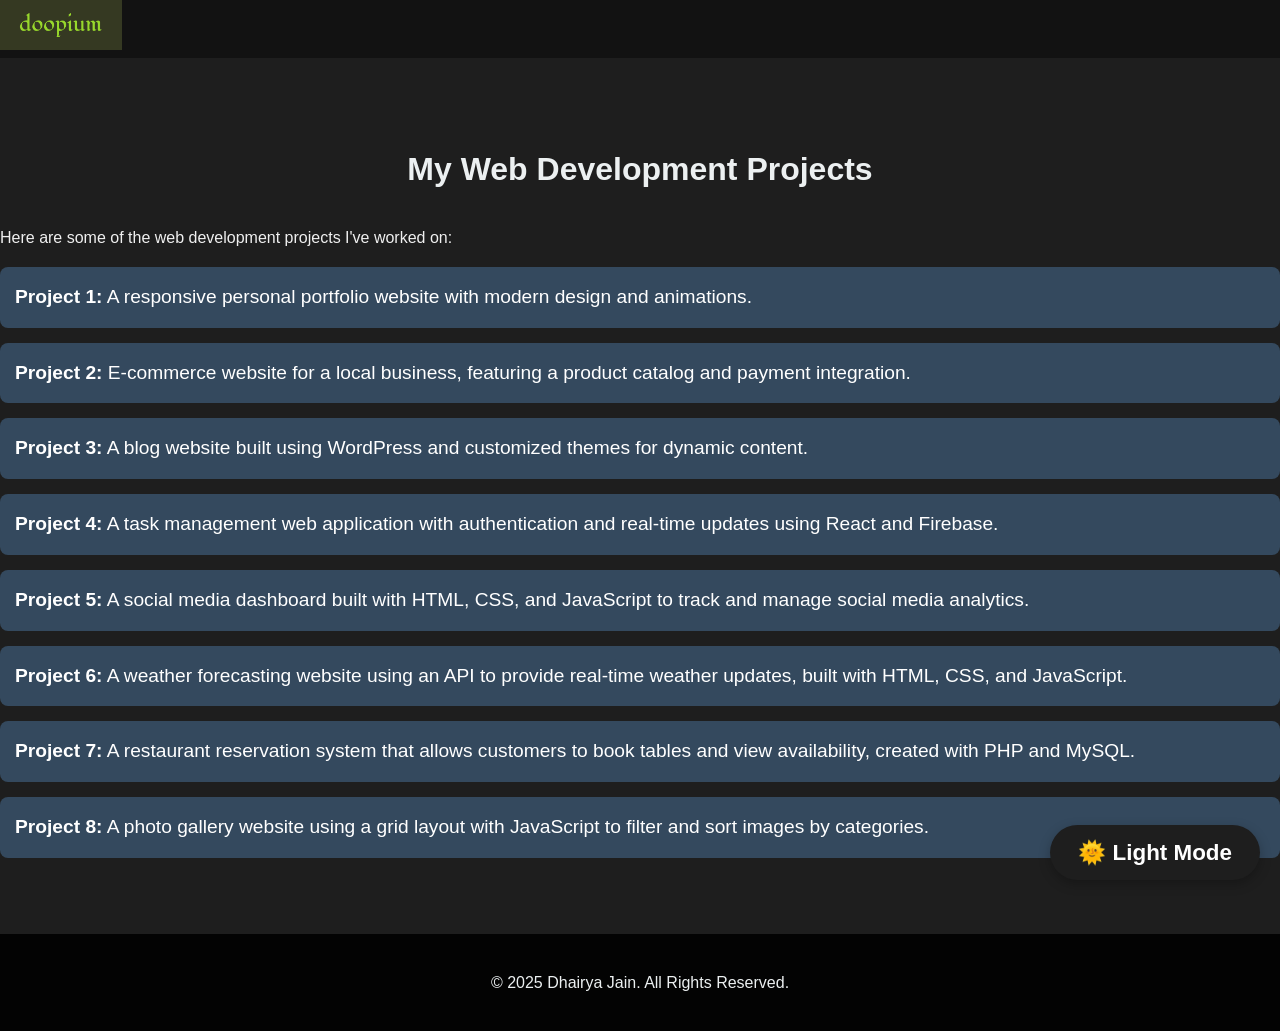
<file: webdev.html>
<!DOCTYPE html>
<html lang="en">
<head>
    <meta charset="UTF-8">
    <meta name="viewport" content="width=device-width, initial-scale=1.0">
    <title>Web Development | Dhairya Jain</title>
    <link rel="stylesheet" href="webdev.css"> <!-- Link to the webdev.css -->
    <link rel="icon" href="image.png" type="image/x-icon" />
</head>
<body class="dark-mode">
    <a href="index.html" class="logo">
        <img src="cover.png" alt="Doopium Logo" style="height: 50px; width: auto;">
    </a>
    <!-- Web Development Section -->
    <section id="webdev">
        <div class="container">
            <h2>My Web Development Projects</h2>
            <p>Here are some of the web development projects I've worked on:</p>
            <ul>
                <li><strong>Project 1:</strong> A responsive personal portfolio website with modern design and animations.</li>
                <li><strong>Project 2:</strong> E-commerce website for a local business, featuring a product catalog and payment integration.</li>
                <li><strong>Project 3:</strong> A blog website built using WordPress and customized themes for dynamic content.</li>
                <li><strong>Project 4:</strong> A task management web application with authentication and real-time updates using React and Firebase.</li>
                <li><strong>Project 5:</strong> A social media dashboard built with HTML, CSS, and JavaScript to track and manage social media analytics.</li>
                <li><strong>Project 6:</strong> A weather forecasting website using an API to provide real-time weather updates, built with HTML, CSS, and JavaScript.</li>
                <li><strong>Project 7:</strong> A restaurant reservation system that allows customers to book tables and view availability, created with PHP and MySQL.</li>
                <li><strong>Project 8:</strong> A photo gallery website using a grid layout with JavaScript to filter and sort images by categories.</li>
            </ul>
        </div>
    </section>

    <!-- Footer -->
    <footer>
        <div class="container">
            <p>&copy; 2025 Dhairya Jain. All Rights Reserved.</p>
        </div>
    </footer>

    <!-- Theme Toggle Button -->
    <button id="theme-toggle" class="theme-toggle">🌞 Light Mode</button>

    <script>
        const toggleButton = document.getElementById('theme-toggle');
        const body = document.body;

        toggleButton.addEventListener('click', () => {
            body.classList.toggle('dark-mode');
            toggleButton.textContent = body.classList.contains('dark-mode') ? '🌞 Light Mode' : '🌙 Dark Mode';
        });
    </script>
</body>
</html>
</file>
<file: dataanalysis.css>
/* Light Mode */
body:not(.dark-mode) {
  background-color: #ffffff;
  color: #121212;
}

body:not(.dark-mode) #dataanalysis {
  background-color: #f9f9f9;
}

body:not(.dark-mode) #dataanalysis ul li {
  background-color: #e0e0e0;
  color: #121212;
}

body:not(.dark-mode) footer {
  background-color: #f1f1f1;
  color: #121212;
}

/* Dark Mode */
body.dark-mode {
  background-color: #121212;
  color: #f0f0f0;
}

body.dark-mode #dataanalysis {
  background-color: #1e1e1e;
}

body.dark-mode #dataanalysis ul li {
  background-color: #34495e;
  color: #ffffff;
}

body.dark-mode footer {
  background-color: #030303;
  color: #ecf0f1;
}

/* Common Section Styling */
#dataanalysis {
  padding: 60px 0;
}

#dataanalysis h2 {
  font-size: 2rem;
  text-align: center;
  margin-bottom: 30px;
}

#dataanalysis ul {
  list-style: none;
  padding: 0;
  max-width: 900px;
  margin: 0 auto;
}

#dataanalysis ul li {
  margin: 15px 0;
  padding: 15px;
  border-radius: 8px;
  font-size: 1.2rem;
  transition: all 0.3s ease;
}

#dataanalysis ul li:hover {
  background-color: white;
  color: #2c3e50;
  transform: scale(1.05);
  box-shadow: 0 4px 12px rgba(0, 0, 0, 0.3);
}

/* Footer */
footer {
  text-align: center;
  padding: 20px 0;
}

/* Theme Toggle Button */
.theme-toggle {
  position: fixed;
  bottom: 20px;
  right: 20px;
  background-color: #1e1e1e;
  color: #ffffff;
  border: none;
  padding: 14px 28px;
  border-radius: 50px;
  font-size: 1.4rem;
  font-weight: bold;
  cursor: pointer;
  box-shadow: 0 4px 12px rgba(0, 0, 0, 0.25);
  transition: background-color 0.3s ease, transform 0.2s ease;
  z-index: 1000;
}

.theme-toggle:hover {
  background-color: #333;
  transform: scale(1.08);
}
</file>
<file: design.css>
body {
    font-family: 'Segoe UI', Tahoma, Geneva, Verdana, sans-serif;
    margin: 0;
    padding: 0;
    background-color: #f8f9fa;
    color: #333;
}

header {
    background-color: #343a40;
    color: white;
    padding: 30px 0;
    text-align: center;
    box-shadow: 0 4px 8px rgba(0, 0, 0, 0.1);
}

nav ul {
    list-style: none;
    padding: 0;
    margin: 20px 0;
    display: flex;
    justify-content: center;
    gap: 20px;
}

nav a {
    color: #ffffff;
    text-decoration: none;
    font-weight: bold;
    font-size: 1.1rem;
    transition: color 0.3s ease;
}

nav a:hover {
    color: #ffc107;
}

section {
    padding: 40px 20px;
    max-width: 1000px;
    margin: auto;
}

h2 {
    color: #212529;
    border-bottom: 2px solid #dee2e6;
    padding-bottom: 10px;
    margin-bottom: 30px;
}

.portfolio-items {
    display: grid;
    grid-template-columns: repeat(auto-fill, minmax(250px, 1fr));
    gap: 20px;
}

.portfolio-items div {
    background-color: #2c2c2c;
    color: #fff;
    border: 1px solid #444;
    padding: 20px;
    border-radius: 10px;
    box-shadow: 0 4px 10px rgba(0, 0, 0, 0.1);
    transition: transform 0.3s ease, box-shadow 0.3s ease;
}

.portfolio-items div:hover {
    transform: translateY(-5px);
    box-shadow: 0 8px 20px rgba(0, 0, 0, 0.2);
}

footer {
    text-align: center;
    padding: 30px;
    background-color: #343a40;
    color: #f8f9fa;
    font-size: 1rem;
    margin-top: 60px;
    border-top: 3px solid #e1e1e1;
}

body.dark-mode {
    background-color: #1e1e1e;
    color: #f8f9fa;
}

body.dark-mode header {
    background-color: #212121;
    color: #ffffff;
}

body.dark-mode nav a {
    color: #f8f9fa;
}

body.dark-mode h2 {
    color: #f8f9fa;
    border-color: #444;
}

body.dark-mode .portfolio-items div {
    background-color: #ffffff;
    color: #333;
    border: 1px solid #dee2e6;
    box-shadow: 0 2px 6px rgba(0,0,0,0.3);
}

body.dark-mode footer {
    background-color: #121212;
    color: #bbbbbb;
}

body, .portfolio-items div {
    transition: background-color 0.3s ease, color 0.3s ease, box-shadow 0.3s ease;
}
</file>
<file: webdev.css>
/* General Styles for Web Development Page */
body {
  background-color: #121212;
  color: #f0f0f0;
  font-family: Arial, sans-serif;
  margin: 0;
  padding: 0;
  line-height: 1.6;
}

/* Header Styling */
header {
  background-color: #2c3e50;
  color: #ecf0f1;
  padding: 20px 0;
  text-align: center;
  position: sticky;
  top: 0;
  z-index: 1000;
}

header h1 {
  margin: 0;
  font-size: 2.5rem;
}

header nav ul {
  list-style: none;
  padding: 0;
  margin: 10px 0 0 0;
  display: flex;
  justify-content: center;
}

header nav ul li {
  margin: 0 15px;
}

header nav ul li a {
  color: #ecf0f1;
  text-decoration: none;
  font-weight: bold;
  padding: 10px 20px;
  border-radius: 5px;
  transition: background-color 0.3s ease;
}

header nav ul li a:hover {
  background-color: #34495e;
}

/* Web Development Section */
#webdev {
  padding: 60px 0;
  background-color: #1e1e1e;
}

#webdev h2 {
  color: #ecf0f1;
  font-size: 2rem;
  text-align: center;
  margin-bottom: 30px;
}

#webdev ul {
  list-style: none;
  padding: 0;
}

#webdev ul li {
  background-color: #34495e;
  color: #fff;
  margin: 15px 0;
  padding: 15px;
  border-radius: 8px;
  font-size: 1.2rem;
  transition: background-color 0.3s ease;
}

#webdev ul li:hover {
  background-color: #2c3e50;
}

/* Footer Styling */
footer {
  background-color: #030303;
  color: #ecf0f1;
  text-align: center;
  padding: 20px 0;
}

footer .container {
  max-width: 1200px;
  margin: 0 auto;
}

/* Theme Toggle Button */
.theme-toggle {
  position: fixed;
  bottom: 20px;
  right: 20px;
  background-color: #1e1e1e;
  color: #ffffff;
  border: none;
  padding: 14px 28px;
  border-radius: 50px;
  font-size: 1.4rem;
  font-weight: bold;
  cursor: pointer;
  box-shadow: 0 4px 12px rgba(0, 0, 0, 0.25);
  transition: background-color 0.3s ease, transform 0.2s ease;
  z-index: 1000;
}

.theme-toggle:hover {
  background-color: #333;
  transform: scale(1.08);
}

body:not(.dark-mode) {
  background-color: #ffffff;
  color: #121212;
}

body:not(.dark-mode) #webdev {
  background-color: #f9f9f9;
}

body:not(.dark-mode) #webdev h2 {
    background-color: #ffffff;
    color: #121212;

  }

body:not(.dark-mode) #webdev ul li {
  background-color: #e0e0e0;
  color: #121212;
}

body:not(.dark-mode) footer {
  background-color: #f1f1f1;
  color: #121212;
}
</file>
